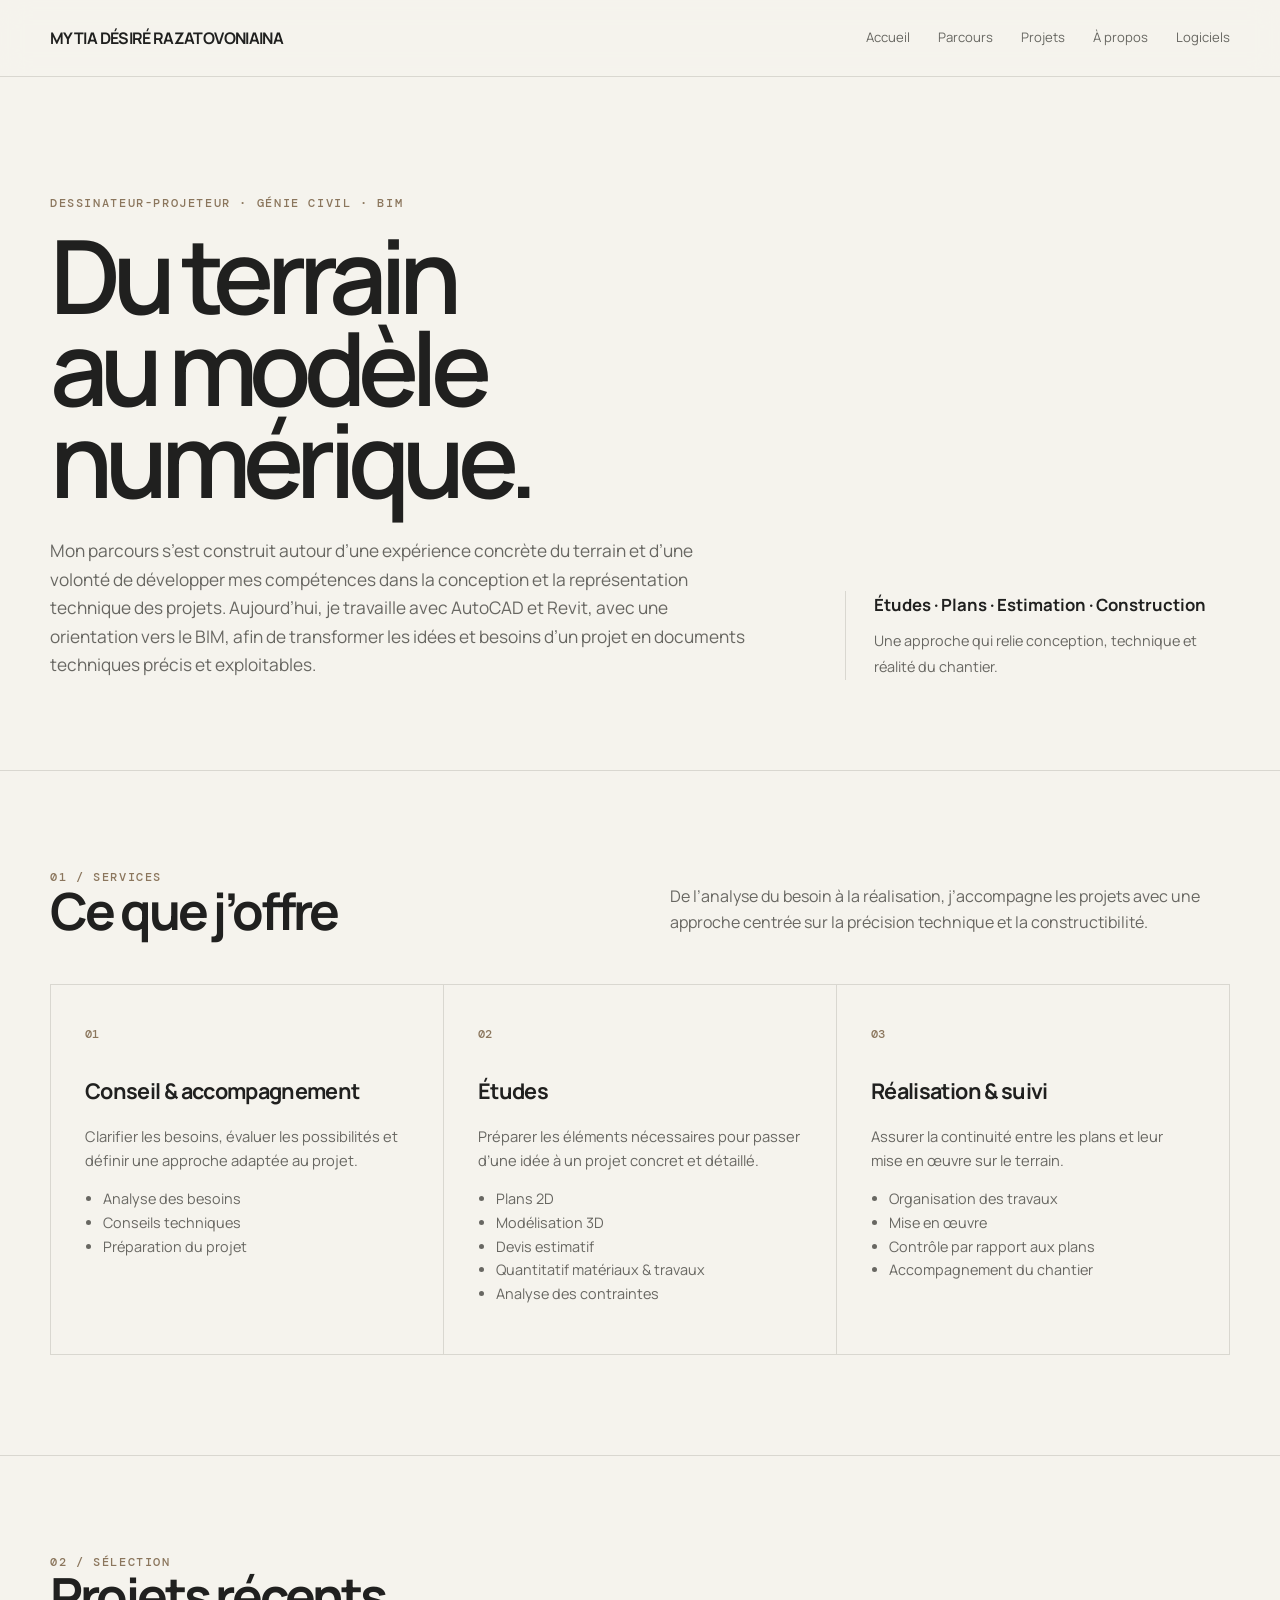
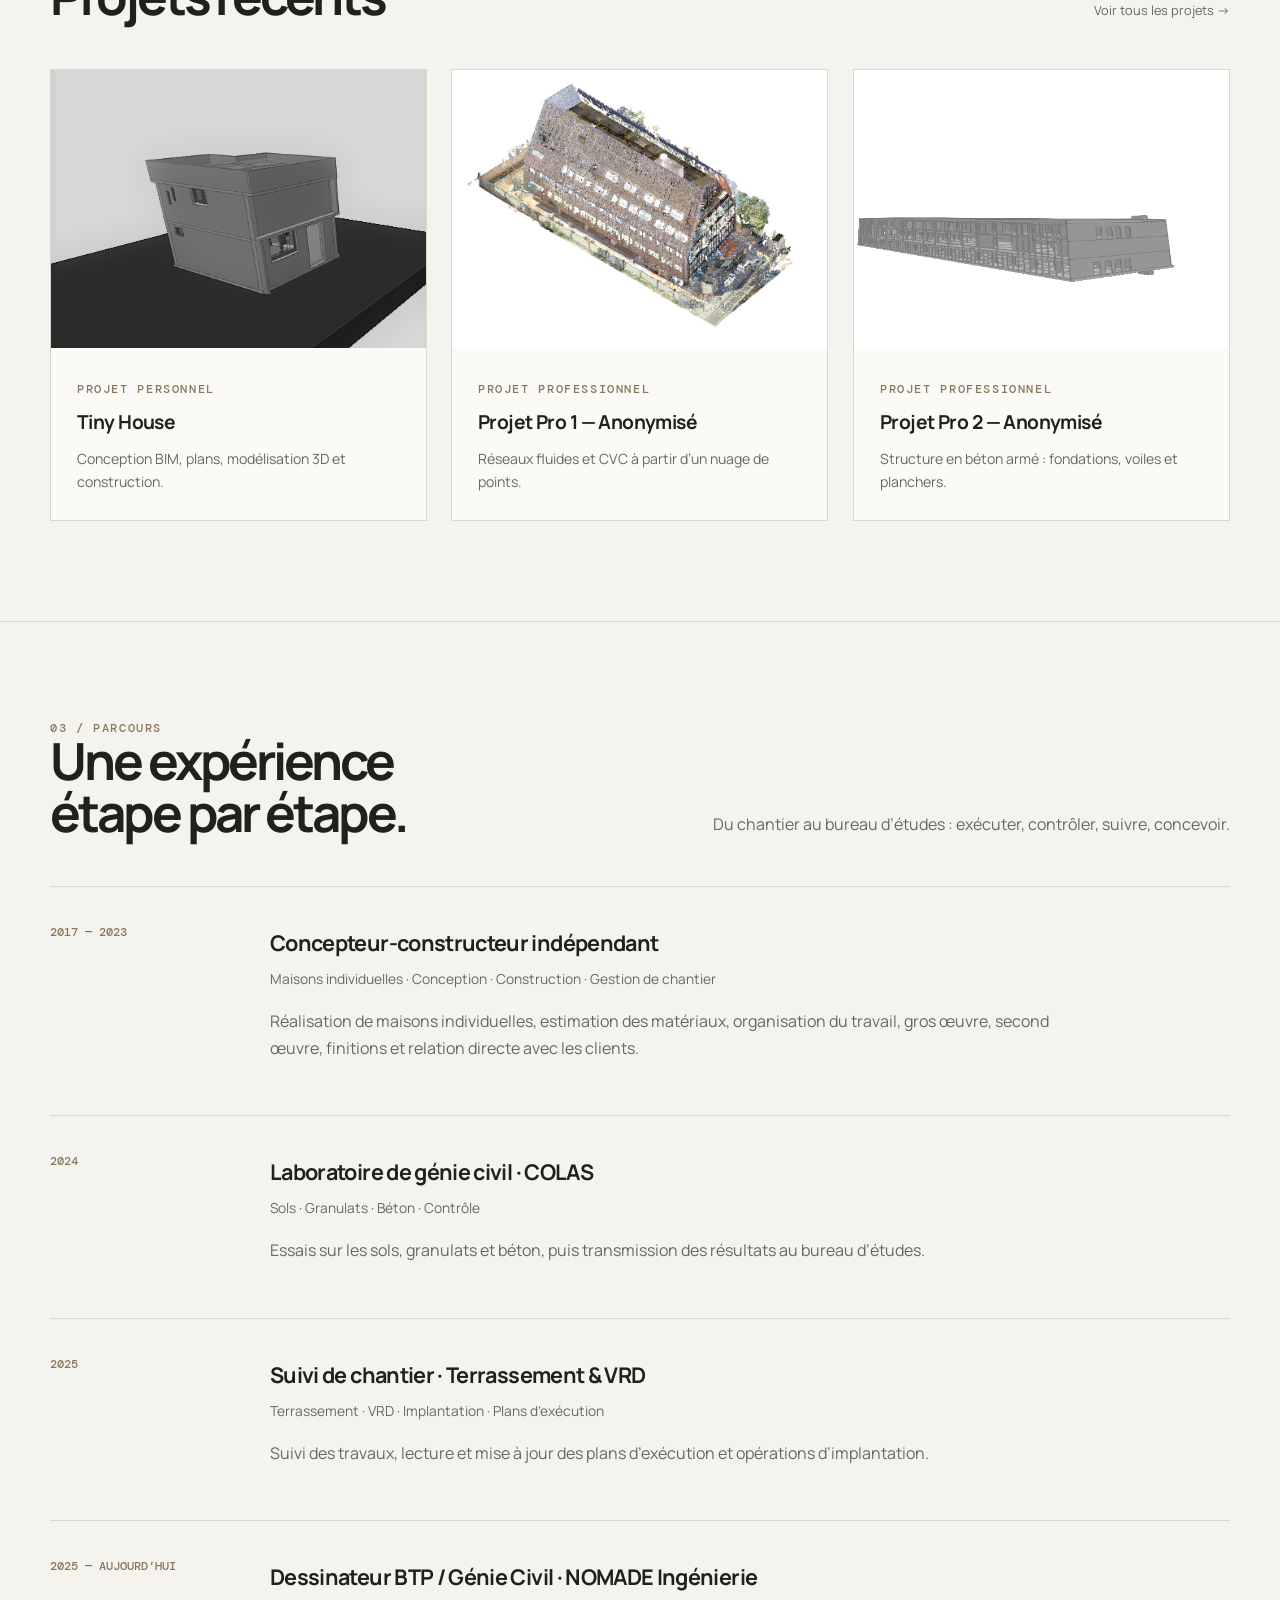
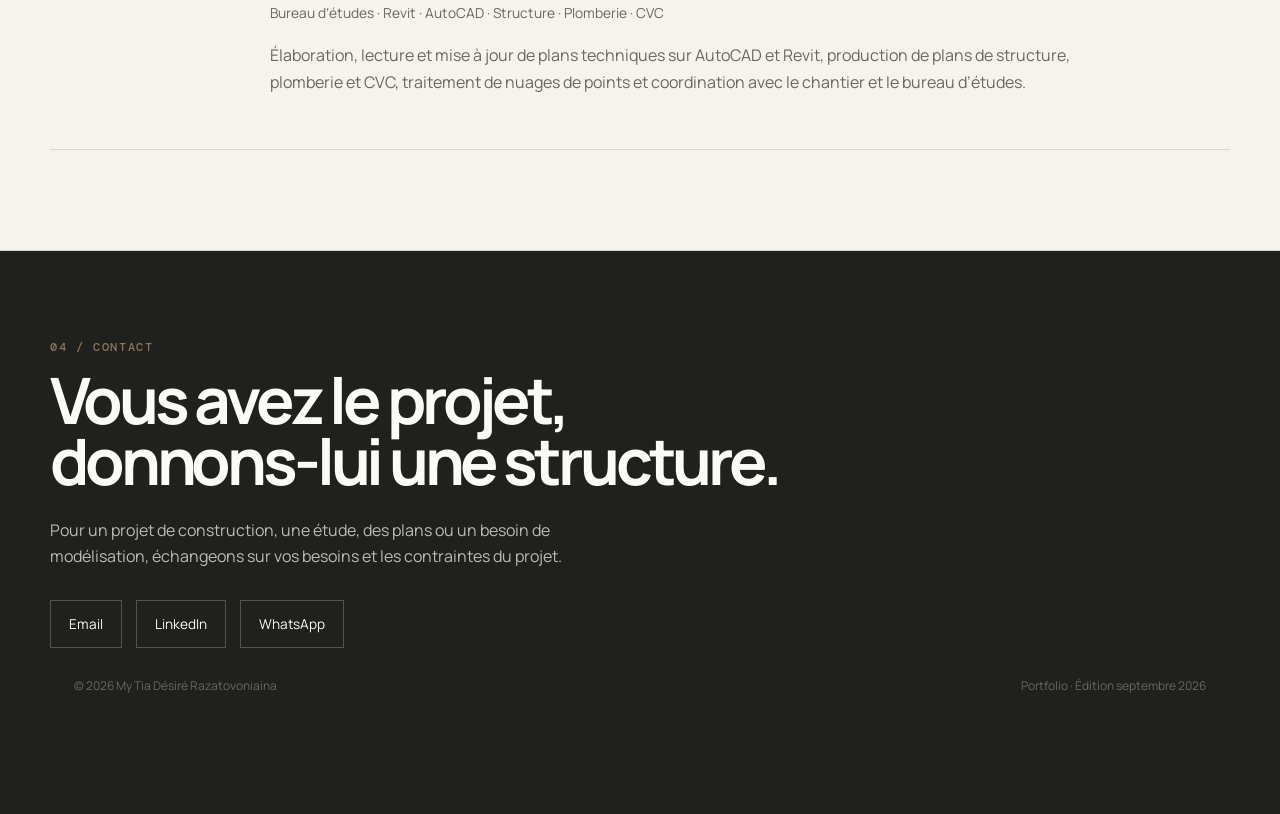
<file: index.html>
<!doctype html><html lang="fr"><head><!-- Google tag (gtag.js) -->
<script async src="https://www.googletagmanager.com/gtag/js?id=G-7GR5L0JEDW"></script>
<script>
  window.dataLayer = window.dataLayer || [];
  function gtag(){dataLayer.push(arguments);}
  gtag('js', new Date());

  gtag('config', 'G-7GR5L0JEDW');
</script><meta charset="utf-8">

<meta name="viewport" content="width=device-width,initial-scale=1">

<title>Dessinateur-Projeteur Génie Civil & BIM | My Tia Désiré Razatovoniaina</title>

<meta name="description" content="Portfolio de My Tia Désiré Razatovoniaina, dessinateur-projeteur en génie civil spécialisé en AutoCAD, Revit et BIM. Découvrez son parcours, ses projets et ses compétences techniques.">

<link rel="canonical" href="https://mytia-portfolio.netlify.app/">

<meta name="robots" content="index, follow">

<!-- Open Graph -->
<meta property="og:type" content="website">
<meta property="og:title" content="My Tia Désiré Razatovoniaina | Dessinateur-Projeteur Génie Civil & BIM">
<meta property="og:description" content="Portfolio professionnel : génie civil, dessin technique, Revit, AutoCAD, BIM, structure, CVC et projets de construction.">
<meta property="og:url" content="https://mytia-portfolio.netlify.app/">
<meta property="og:site_name" content="Portfolio My Tia Désiré Razatovoniaina">

<!-- LinkedIn / social sharing -->
<meta name="twitter:card" content="summary">
<meta name="twitter:title" content="My Tia Désiré Razatovoniaina | Dessinateur-Projeteur Génie Civil & BIM">
<meta name="twitter:description" content="Portfolio professionnel : génie civil, dessin technique, Revit, AutoCAD, BIM, structure, CVC et projets de construction.">

<!-- Structured data -->
<script type="application/ld+json">
{
  "@context": "https://schema.org",
  "@type": "Person",
  "name": "My Tia Désiré Razatovoniaina",
  "url": "https://mytia-portfolio.netlify.app/",
  "jobTitle": "Dessinateur-Projeteur en Génie Civil",
  "sameAs": [
    "https://www.linkedin.com/in/my-razatovoniaina-96339a3a8/"
  ],
  "knowsAbout": [
    "Génie civil",
    "BIM",
    "Revit",
    "AutoCAD",
    "Dessin technique",
    "Structure",
    "CVC",
    "Plomberie",
    "Plans d'exécution",
    "Suivi de chantier"
  ]
}
</script>

<link rel="stylesheet" href="style.css"></head><body>
<nav><div class="container nav-inner">
<a class="brand" href="index.html">MY TIA DÉSIRÉ RAZATOVONIAINA</a>
<div class="nav-links">
<a href="index.html">Accueil</a><a href="parcours.html">Parcours</a><a href="projets.html">Projets</a><a href="apropos.html">À propos</a><a href="logiciels.html">Logiciels</a>
</div></div></nav>
<header class="hero"><div class="container hero-grid">
<div><div class="kicker">Dessinateur-Projeteur · Génie Civil · BIM</div>
<h1>Du terrain<br>au modèle<br>numérique.</h1>
<p>Mon parcours s’est construit autour d’une expérience concrète du terrain et d’une volonté de développer mes compétences dans la conception et la représentation technique des projets. Aujourd’hui, je travaille avec AutoCAD et Revit, avec une orientation vers le BIM, afin de transformer les idées et besoins d’un projet en documents techniques précis et exploitables.</p></div>
<div class="hero-side"><strong>Études · Plans · Estimation · Construction</strong><span>Une approche qui relie conception, technique et réalité du chantier.</span></div>
</div></header>

<section class="section"><div class="container">
<div class="section-head"><div><div class="kicker">01 / Services</div><h2>Ce que j’offre</h2></div><p class="section-intro">De l’analyse du besoin à la réalisation, j’accompagne les projets avec une approche centrée sur la précision technique et la constructibilité.</p></div>
<div class="services">
<div class="service"><span class="number">01</span><h3>Conseil & accompagnement</h3><p>Clarifier les besoins, évaluer les possibilités et définir une approche adaptée au projet.</p><ul><li>Analyse des besoins</li><li>Conseils techniques</li><li>Préparation du projet</li></ul></div>
<div class="service"><span class="number">02</span><h3>Études</h3><p>Préparer les éléments nécessaires pour passer d’une idée à un projet concret et détaillé.</p><ul><li>Plans 2D</li><li>Modélisation 3D</li><li>Devis estimatif</li><li>Quantitatif matériaux & travaux</li><li>Analyse des contraintes</li></ul></div>
<div class="service"><span class="number">03</span><h3>Réalisation & suivi</h3><p>Assurer la continuité entre les plans et leur mise en œuvre sur le terrain.</p><ul><li>Organisation des travaux</li><li>Mise en œuvre</li><li>Contrôle par rapport aux plans</li><li>Accompagnement du chantier</li></ul></div>
</div></div></section>

<section class="section"><div class="container">
<div class="section-head"><div><div class="kicker">02 / Sélection</div><h2>Projets récents</h2></div><a class="back" href="projets.html">Voir tous les projets →</a></div>
<div class="projects">
<a class="project-card" href="tiny-house.html"><div class="project-image"><img src="assets/Screenshot_2026-09-23_083525_.png" alt="Modèle 3D de Tiny House"></div><div class="project-body"><span class="kicker">Projet personnel</span><h3>Tiny House</h3><p>Conception BIM, plans, modélisation 3D et construction.</p></div></a>
<a class="project-card" href="pro1.html"><div class="project-image"><img src="assets/WhatsApp_Image_2026-09-22_at_6.00.35_PM.jpeg" alt="Nuage de points d'un projet"></div><div class="project-body"><span class="kicker">Projet professionnel</span><h3>Projet Pro 1 — Anonymisé</h3><p>Réseaux fluides et CVC à partir d’un nuage de points.</p></div></a>
<a class="project-card" href="pro2.html"><div class="project-image"><img src="assets/Screenshot_2026-09-23_093949.png" alt="Modèle technique"></div><div class="project-body"><span class="kicker">Projet professionnel</span><h3>Projet Pro 2 — Anonymisé</h3><p>Structure en béton armé : fondations, voiles et planchers.</p></div></a>
</div></div></section>

<section class="section"><div class="container">
<div class="section-head"><div><div class="kicker">03 / Parcours</div><h2>Une expérience<br>étape par étape.</h2></div><p class="section-intro">Du chantier au bureau d’études : exécuter, contrôler, suivre, concevoir.</p></div>
<div class="timeline">
<div class="timeline-item"><span class="year">2017 — 2023</span><div><h3>Concepteur-constructeur indépendant</h3><div class="meta">Maisons individuelles · Conception · Construction · Gestion de chantier</div><p>Réalisation de maisons individuelles, estimation des matériaux, organisation du travail, gros œuvre, second œuvre, finitions et relation directe avec les clients.</p></div></div>
<div class="timeline-item"><span class="year">2024</span><div><h3>Laboratoire de génie civil · COLAS</h3><div class="meta">Sols · Granulats · Béton · Contrôle</div><p>Essais sur les sols, granulats et béton, puis transmission des résultats au bureau d’études.</p></div></div>
<div class="timeline-item"><span class="year">2025</span><div><h3>Suivi de chantier · Terrassement & VRD</h3><div class="meta">Terrassement · VRD · Implantation · Plans d’exécution</div><p>Suivi des travaux, lecture et mise à jour des plans d’exécution et opérations d’implantation.</p></div></div>
<div class="timeline-item"><span class="year">2025 — aujourd’hui</span><div><h3>Dessinateur BTP / Génie Civil · NOMADE Ingénierie</h3><div class="meta">Bureau d’études · Revit · AutoCAD · Structure · Plomberie · CVC</div><p>Élaboration, lecture et mise à jour de plans techniques sur AutoCAD et Revit, production de plans de structure, plomberie et CVC, traitement de nuages de points et coordination avec le chantier et le bureau d’études.</p></div></div>
</div></div></section>

<section class="cta"><div class="container"><div class="kicker">04 / Contact</div><h2>Vous avez le projet,<br>donnons-lui une structure.</h2><p>Pour un projet de construction, une étude, des plans ou un besoin de modélisation, échangeons sur vos besoins et les contraintes du projet.</p>
<div class="contact-links">
  <a href="mailto:mytiarazatovoniaina27@gmail.com">Email</a>
  <a href="https://www.linkedin.com/in/my-razatovoniaina-96339a3a8/" target="_blank" rel="noopener noreferrer">LinkedIn</a>
  <a href="https://wa.me/261329286800"
   onclick="gtag('event', 'contact_whatsapp', {
     'event_category': 'contact',
     'event_label': 'WhatsApp'
   });">
   WhatsApp
</a>
</div>
<footer class="container"><span>© 2026 My Tia Désiré Razatovoniaina</span><span>Portfolio · Édition septembre 2026</span></footer>  <script src="motion.js"></script>
</body></html>
</file>
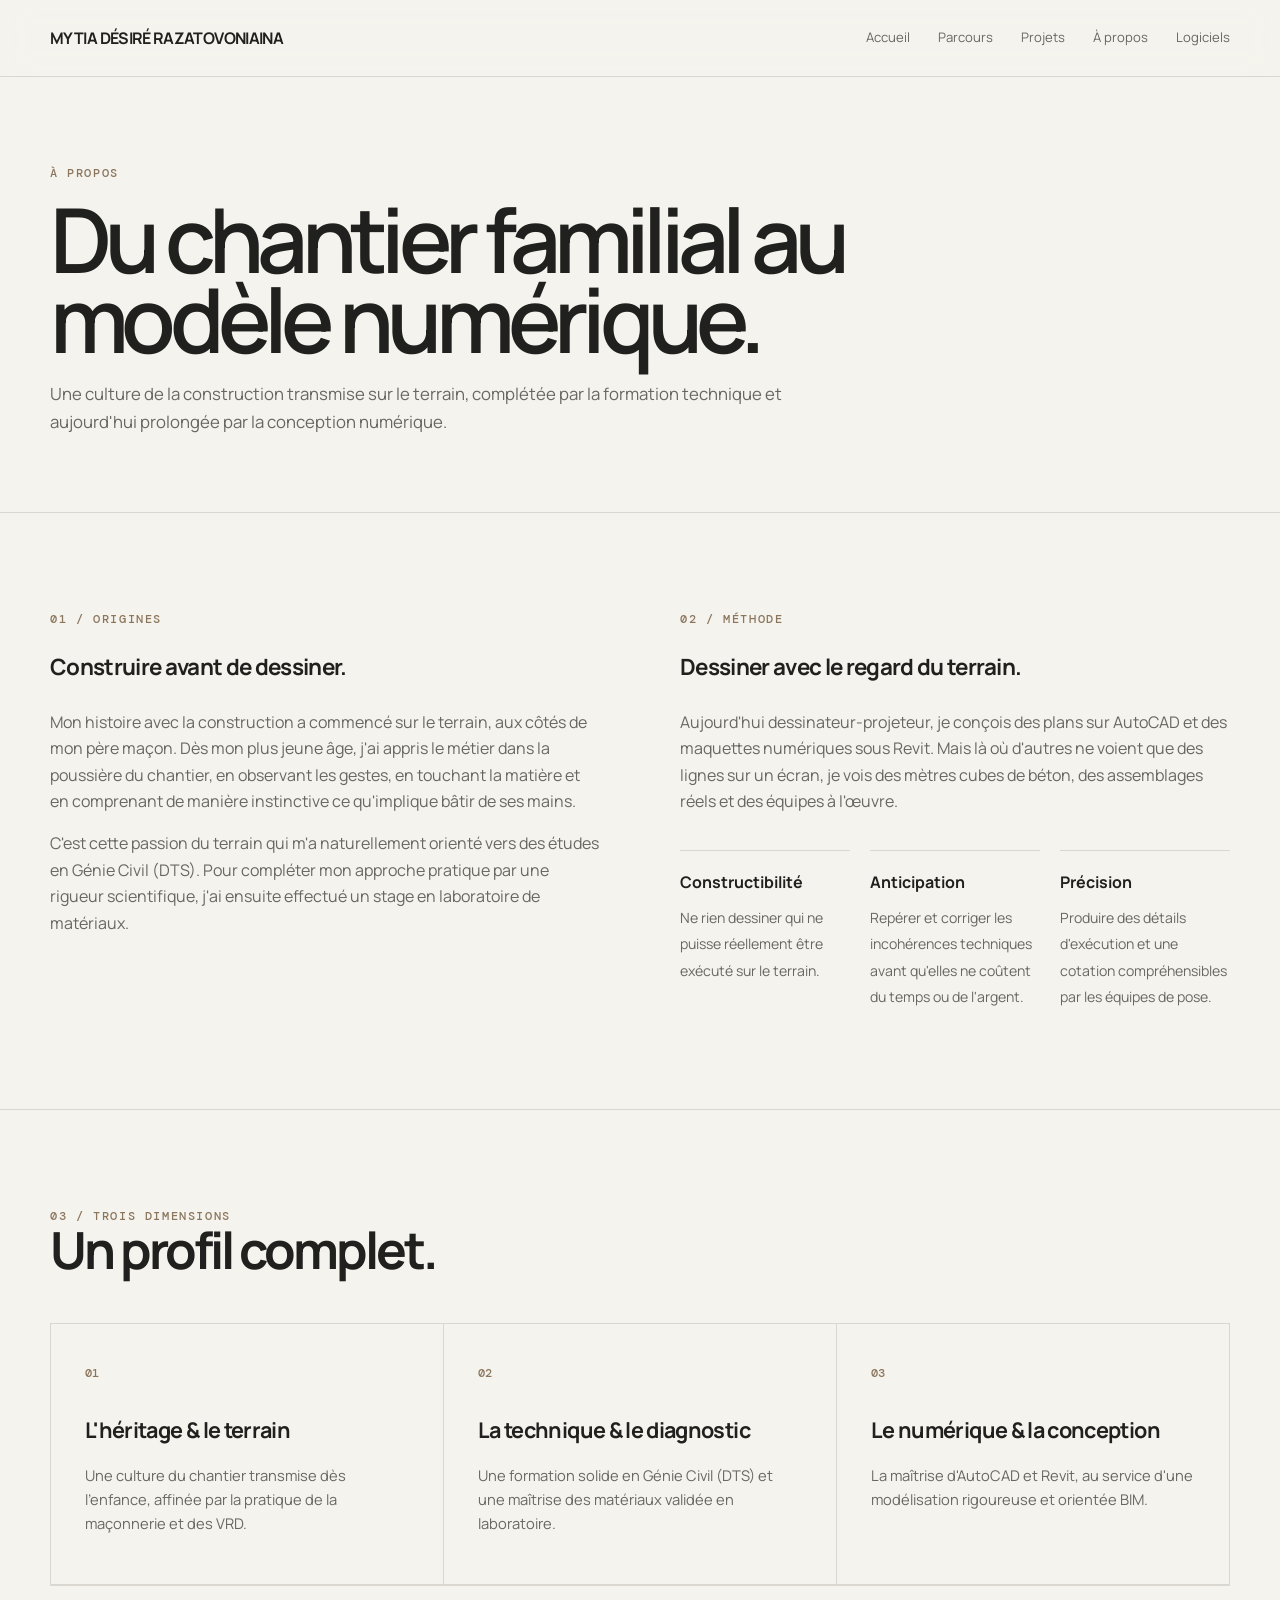
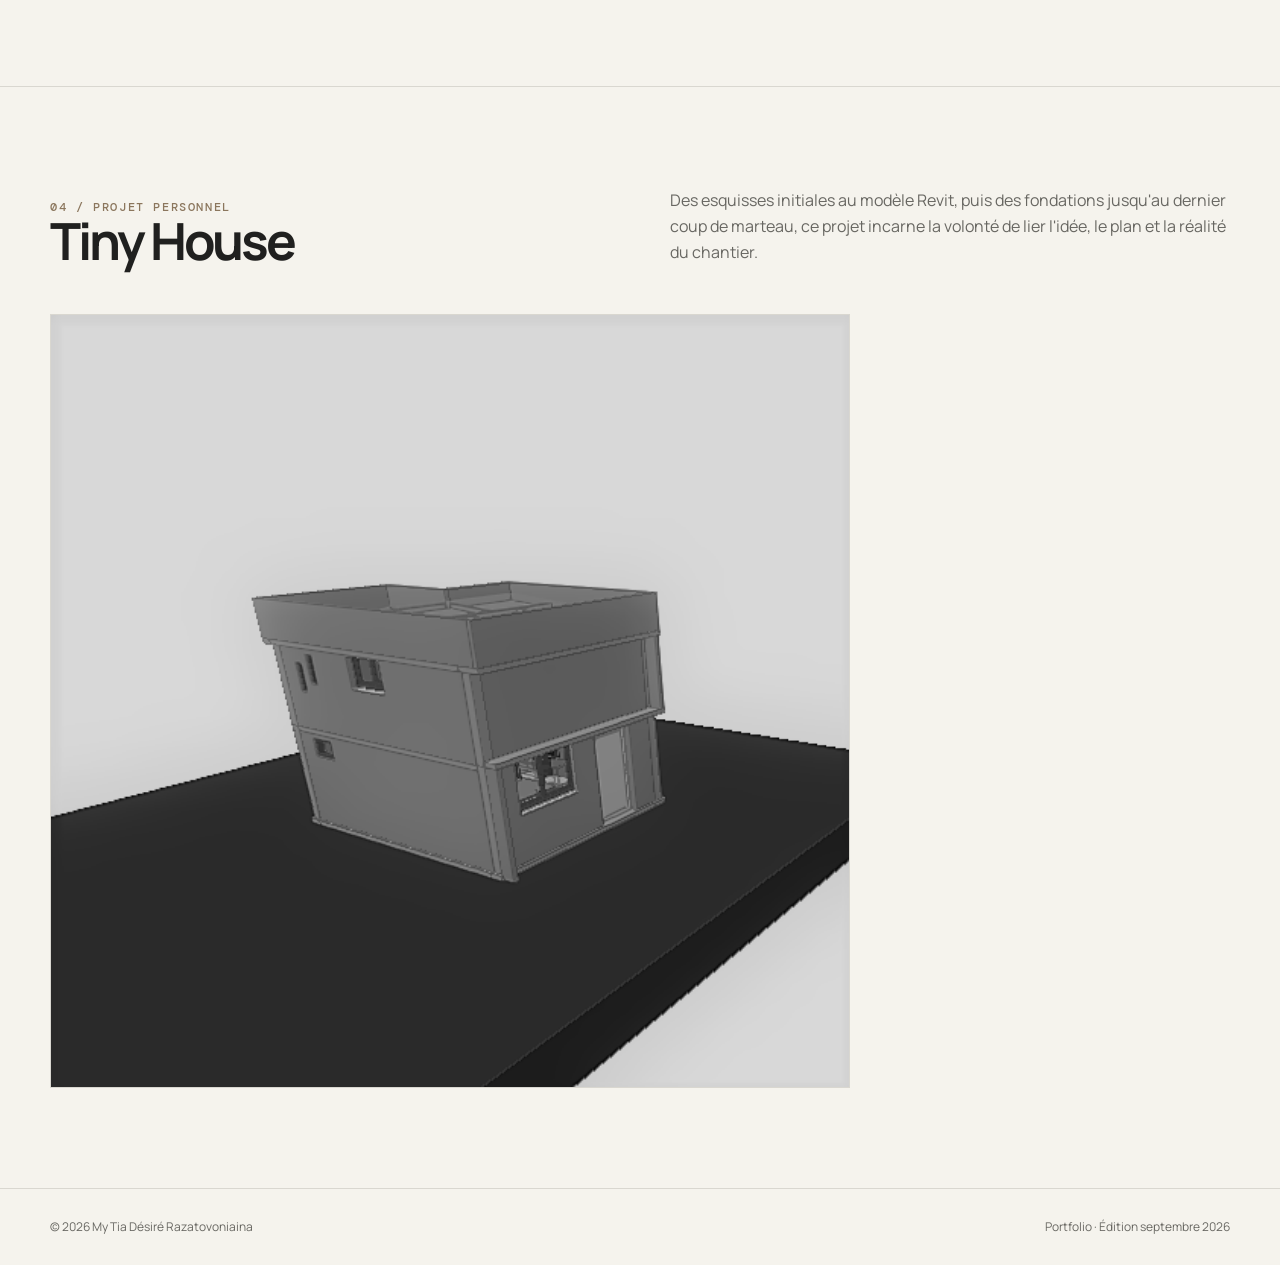
<file: apropos.html>
<!doctype html><html lang="fr"><head><!-- Google tag (gtag.js) -->
<script async src="https://www.googletagmanager.com/gtag/js?id=G-7GR5L0JEDW"></script>
<script>
  window.dataLayer = window.dataLayer || [];
  function gtag(){dataLayer.push(arguments);}
  gtag('js', new Date());

  gtag('config', 'G-7GR5L0JEDW');
</script><meta charset="utf-8"><meta name="viewport" content="width=device-width,initial-scale=1"><meta name="description" content="Portfolio de My Tia Désiré Razatovoniaina — Dessinateur-Projeteur en Génie Civil, AutoCAD, Revit et BIM."><title>À propos — My Tia Désiré Razatovoniaina</title><link rel="stylesheet" href="style.css"></head><body>
<nav><div class="container nav-inner">
<a class="brand" href="index.html">MY TIA DÉSIRÉ RAZATOVONIAINA</a>
<div class="nav-links">
<a href="index.html">Accueil</a><a href="parcours.html">Parcours</a><a href="projets.html">Projets</a><a href="apropos.html">À propos</a><a href="logiciels.html">Logiciels</a>
</div></div></nav>
<section class="detail-hero"><div class="container"><div class="kicker">À propos</div><h1>Du chantier familial au modèle numérique.</h1><p>Une culture de la construction transmise sur le terrain, complétée par la formation technique et aujourd'hui prolongée par la conception numérique.</p></div></section>
<section class="section"><div class="container about-grid">
<div><div class="kicker">01 / Origines</div><h3>Construire avant de dessiner.</h3><p>Mon histoire avec la construction a commencé sur le terrain, aux côtés de mon père maçon. Dès mon plus jeune âge, j'ai appris le métier dans la poussière du chantier, en observant les gestes, en touchant la matière et en comprenant de manière instinctive ce qu'implique bâtir de ses mains.</p><p>C'est cette passion du terrain qui m'a naturellement orienté vers des études en Génie Civil (DTS). Pour compléter mon approche pratique par une rigueur scientifique, j'ai ensuite effectué un stage en laboratoire de matériaux.</p></div>
<div><div class="kicker">02 / Méthode</div><h3>Dessiner avec le regard du terrain.</h3><p>Aujourd'hui dessinateur-projeteur, je conçois des plans sur AutoCAD et des maquettes numériques sous Revit. Mais là où d'autres ne voient que des lignes sur un écran, je vois des mètres cubes de béton, des assemblages réels et des équipes à l'œuvre.</p><div class="principles"><div class="principle"><strong>Constructibilité</strong><span>Ne rien dessiner qui ne puisse réellement être exécuté sur le terrain.</span></div><div class="principle"><strong>Anticipation</strong><span>Repérer et corriger les incohérences techniques avant qu'elles ne coûtent du temps ou de l'argent.</span></div><div class="principle"><strong>Précision</strong><span>Produire des détails d'exécution et une cotation compréhensibles par les équipes de pose.</span></div></div></div>
</div></section>
<section class="section"><div class="container"><div class="section-head"><div><div class="kicker">03 / Trois dimensions</div><h2>Un profil complet.</h2></div></div><div class="services">
<div class="service"><span class="number">01</span><h3>L'héritage & le terrain</h3><p>Une culture du chantier transmise dès l'enfance, affinée par la pratique de la maçonnerie et des VRD.</p></div>
<div class="service"><span class="number">02</span><h3>La technique & le diagnostic</h3><p>Une formation solide en Génie Civil (DTS) et une maîtrise des matériaux validée en laboratoire.</p></div>
<div class="service"><span class="number">03</span><h3>Le numérique & la conception</h3><p>La maîtrise d'AutoCAD et Revit, au service d'une modélisation rigoureuse et orientée BIM.</p></div>
</div></div></section>
<section class="section"><div class="container"><div class="section-head"><div><div class="kicker">04 / Projet personnel</div><h2>Tiny House</h2></div><p class="section-intro">Des esquisses initiales au modèle Revit, puis des fondations jusqu'au dernier coup de marteau, ce projet incarne la volonté de lier l'idée, le plan et la réalité du chantier.</p></div><img src="assets/Screenshot_2026-09-23_083525_.png" alt="Tiny House en 3D" style="width:min(800px,100%);border:1px solid var(--line)"></div></section>
<footer class="container"><span>© 2026 My Tia Désiré Razatovoniaina</span><span>Portfolio · Édition septembre 2026</span></footer>  <script src="motion.js"></script>
</body></html>
</file>
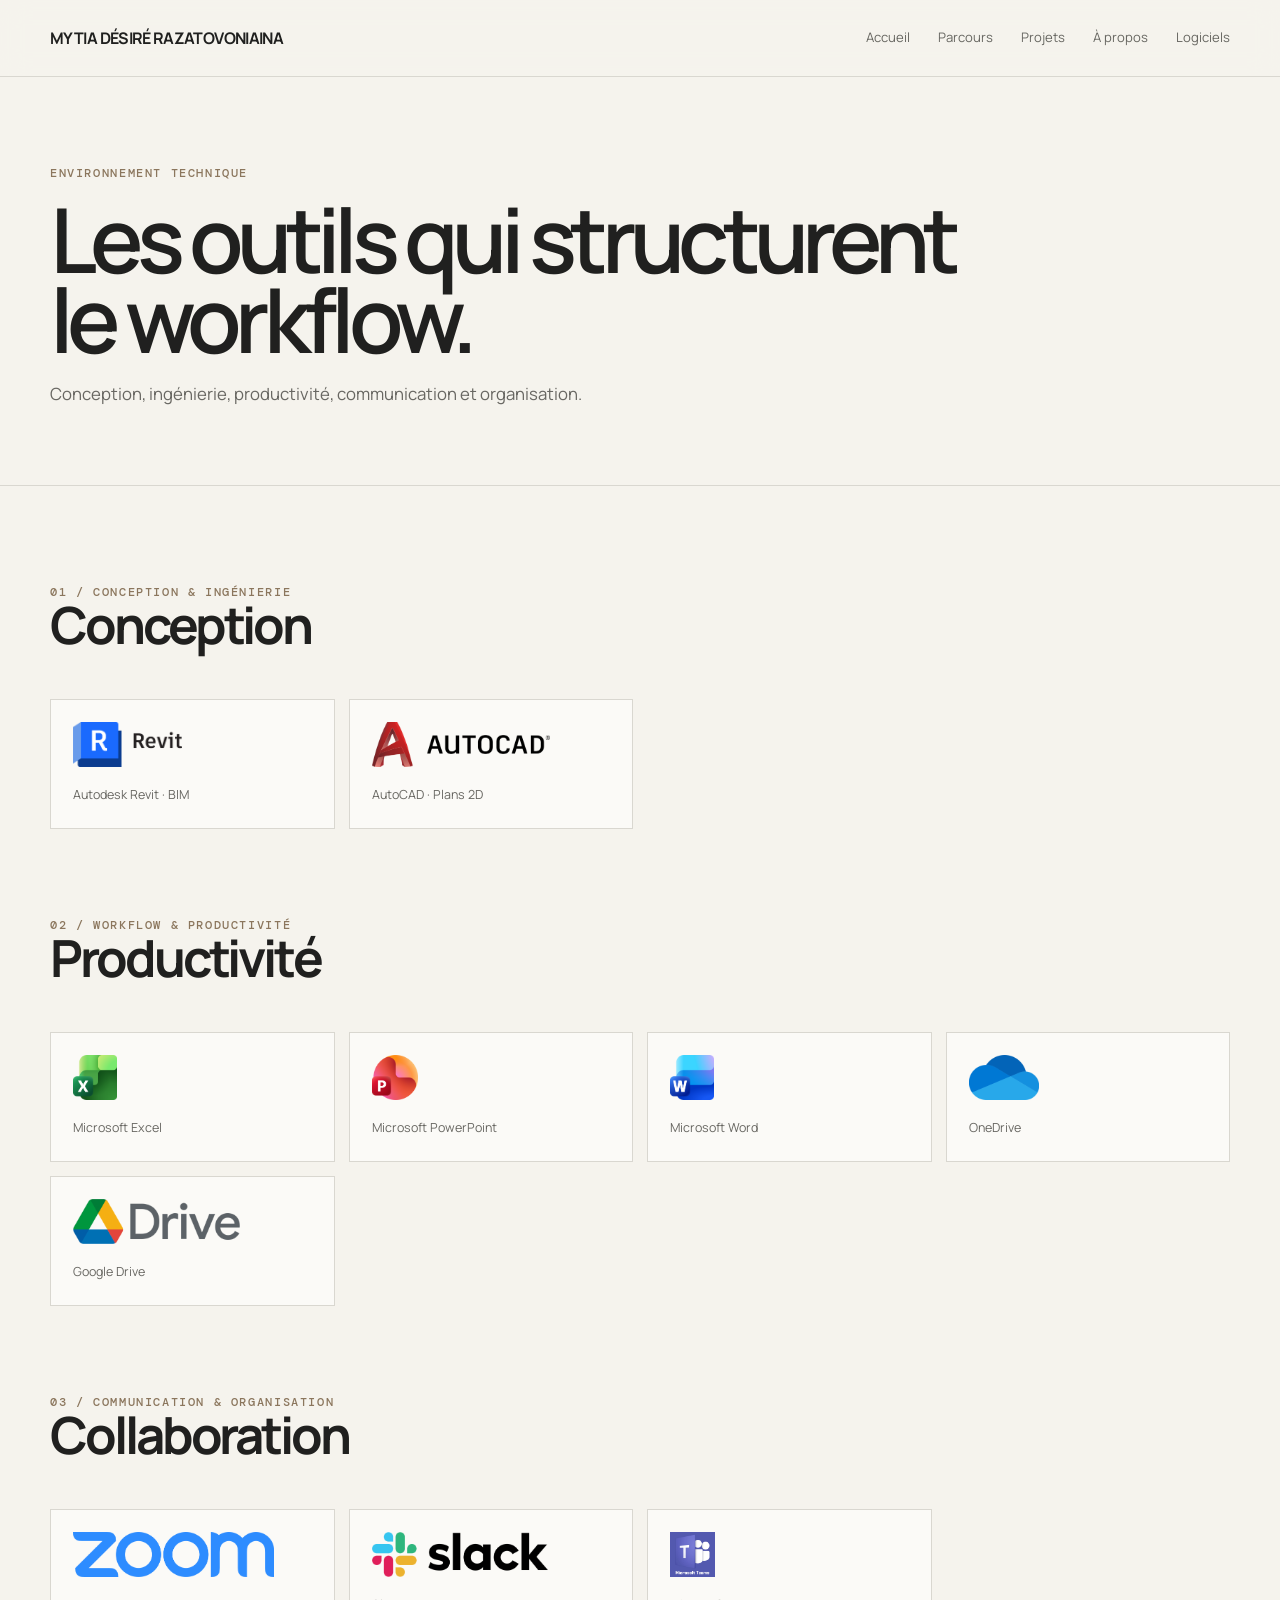
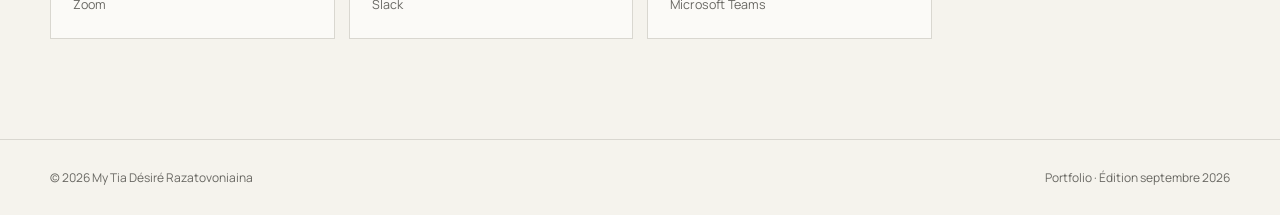
<file: logiciels.html>
<!doctype html><html lang="fr"><head><!-- Google tag (gtag.js) -->
<script async src="https://www.googletagmanager.com/gtag/js?id=G-7GR5L0JEDW"></script>
<script>
  window.dataLayer = window.dataLayer || [];
  function gtag(){dataLayer.push(arguments);}
  gtag('js', new Date());

  gtag('config', 'G-7GR5L0JEDW');
</script><meta charset="utf-8"><meta name="viewport" content="width=device-width,initial-scale=1"><meta name="description" content="Portfolio de My Tia Désiré Razatovoniaina — Dessinateur-Projeteur en Génie Civil, AutoCAD, Revit et BIM."><title>Logiciels — My Tia Désiré Razatovoniaina</title><link rel="stylesheet" href="style.css"></head><body>
<nav><div class="container nav-inner">
<a class="brand" href="index.html">MY TIA DÉSIRÉ RAZATOVONIAINA</a>
<div class="nav-links">
<a href="index.html">Accueil</a><a href="parcours.html">Parcours</a><a href="projets.html">Projets</a><a href="apropos.html">À propos</a><a href="logiciels.html">Logiciels</a>
</div></div></nav>
<section class="detail-hero"><div class="container"><div class="kicker">Environnement technique</div><h1>Les outils qui structurent le workflow.</h1><p>Conception, ingénierie, productivité, communication et organisation.</p></div></section>
<section class="section"><div class="container">
<div class="section-head"><div><div class="kicker">01 / Conception & ingénierie</div><h2>Conception</h2></div></div>
<div class="software">
<div class="tool"><img src="assets/autodesk-revit-seeklogo.png" alt="Revit"><span>Autodesk Revit · BIM</span></div>
<div class="tool"><img src="assets/autocad-seeklogo.png" alt="AutoCAD"><span>AutoCAD · Plans 2D</span></div>
</div>
<div class="section-head" style="margin-top:90px"><div><div class="kicker">02 / Workflow & productivité</div><h2>Productivité</h2></div></div>
<div class="software">
<div class="tool"><img src="assets/Microsoft_Excel_Logo_-_Colored_-_1991x2048_-_zonalogo.com.png" alt="Excel"><span>Microsoft Excel</span></div>
<div class="tool"><img src="assets/Microsoft_PowerPoint_Logo_-_Colored_-_2116x2048_-_zonalogo.com.png" alt="PowerPoint"><span>Microsoft PowerPoint</span></div>
<div class="tool"><img src="assets/Microsoft_Word_Logo_-_Colored_-_1991x2048_-_zonalogo.com.png" alt="Word"><span>Microsoft Word</span></div>
<div class="tool"><img src="assets/microsoft-onedrive.png" alt="OneDrive"><span>OneDrive</span></div>
<div class="tool"><img src="assets/Google_Drive_Logo_-_Colored_-_476x128_-_zonalogo.com.png" alt="Google Drive"><span>Google Drive</span></div>
</div>
<div class="section-head" style="margin-top:90px"><div><div class="kicker">03 / Communication & organisation</div><h2>Collaboration</h2></div></div>
<div class="software">
<div class="tool"><img src="assets/Zoom_Logo_-_Colored_-_9170x2048_-_zonalogo.com.png" alt="Zoom"><span>Zoom</span></div>
<div class="tool"><img src="assets/Slack_Logo_-_Colored_-_8031x2048_-_zonalogo.com.png" alt="Slack"><span>Slack</span></div>
<div class="tool"><img src="assets/Microsoft_Teams_(3).png" alt="Microsoft Teams"><span>Microsoft Teams</span></div>
</div>
</div></section>
<footer class="container"><span>© 2026 My Tia Désiré Razatovoniaina</span><span>Portfolio · Édition septembre 2026</span></footer>  <script src="motion.js"></script>
</body></html>
</file>
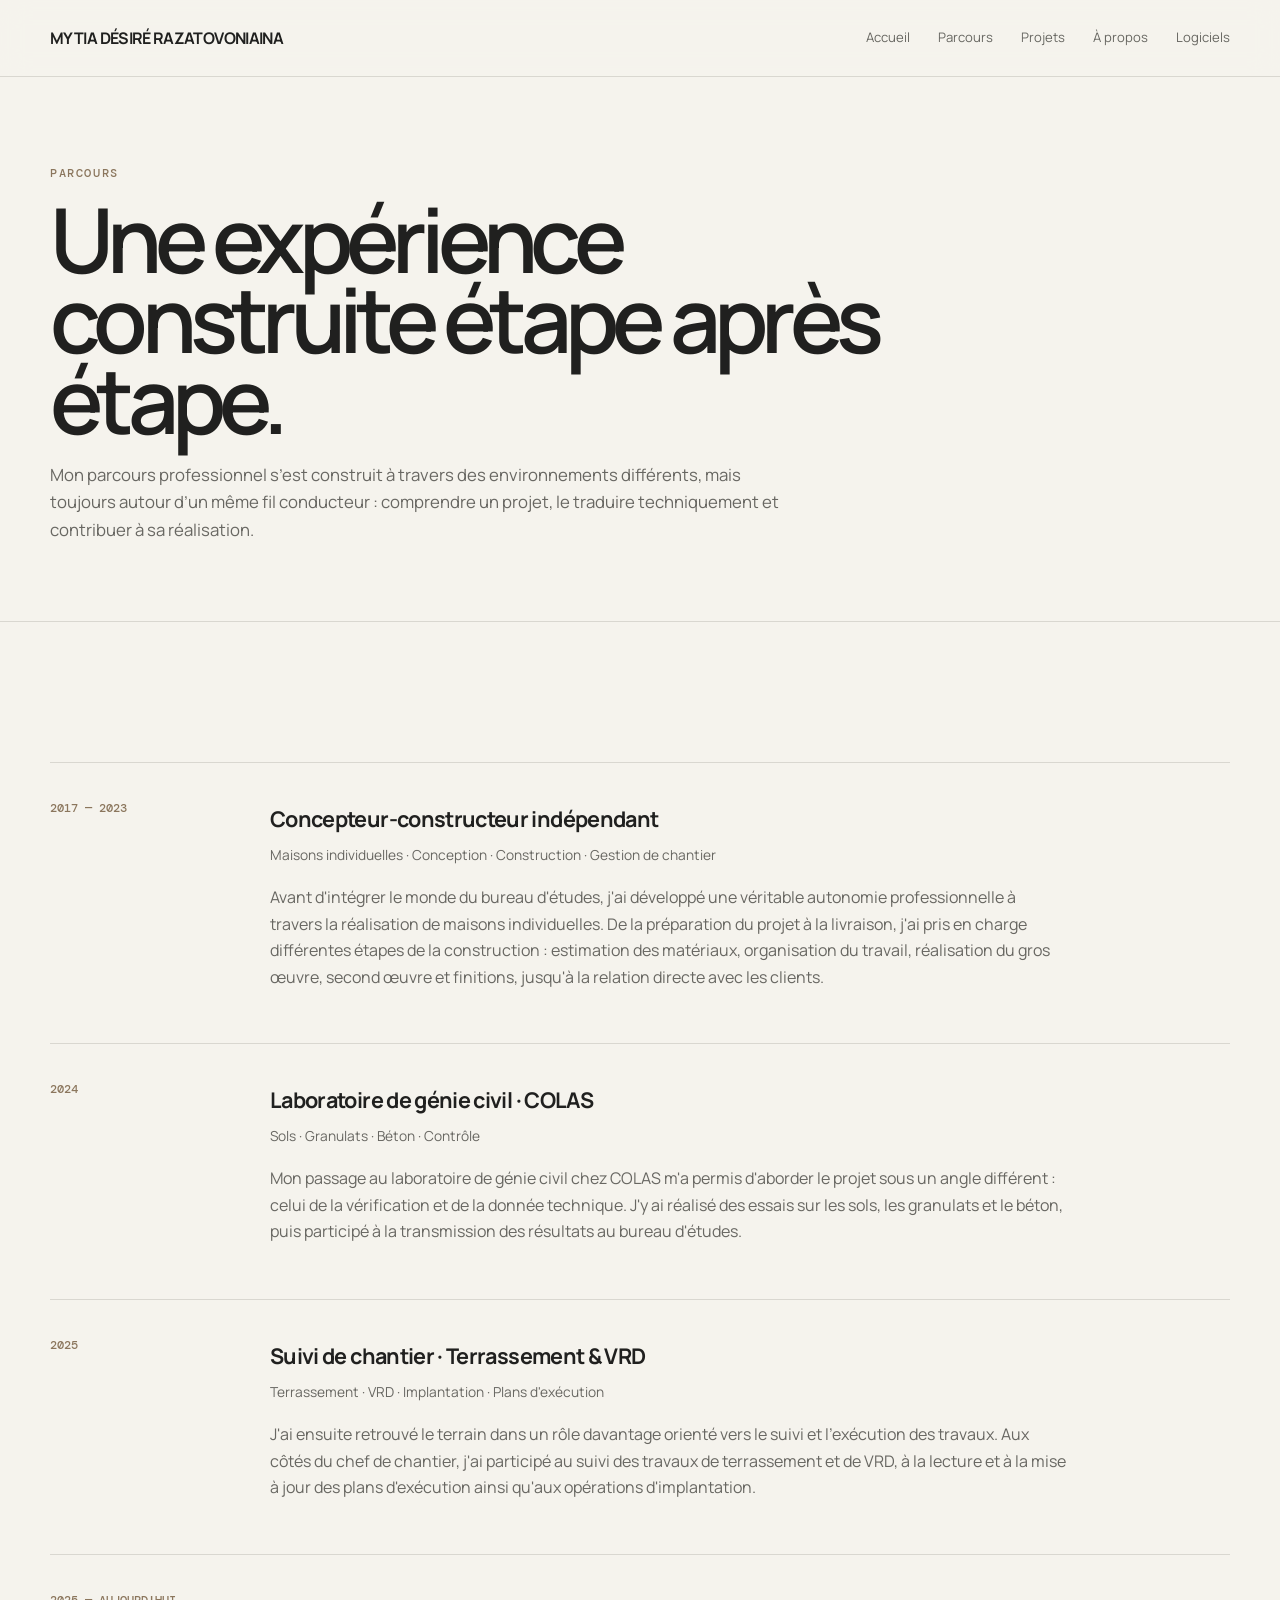
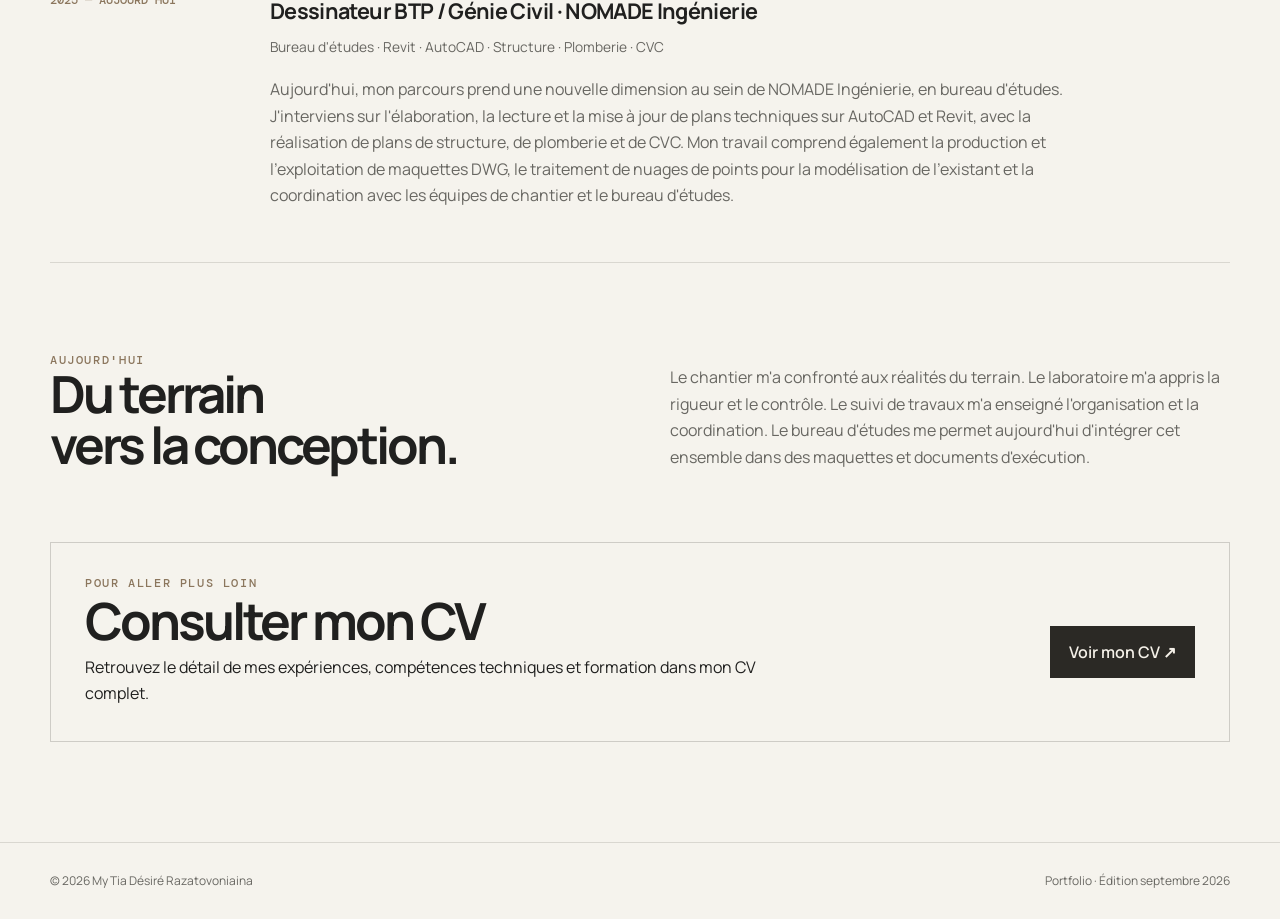
<file: parcours.html>
<!doctype html><html lang="fr"><head><!-- Google tag (gtag.js) -->
<script async src="https://www.googletagmanager.com/gtag/js?id=G-7GR5L0JEDW"></script>
<script>
  window.dataLayer = window.dataLayer || [];
  function gtag(){dataLayer.push(arguments);}
  gtag('js', new Date());

  gtag('config', 'G-7GR5L0JEDW');
</script><meta charset="utf-8"><meta name="viewport" content="width=device-width,initial-scale=1"><meta name="description" content="Portfolio de My Tia Désiré Razatovoniaina — Dessinateur-Projeteur en Génie Civil, AutoCAD, Revit et BIM."><title>Parcours — My Tia Désiré Razatovoniaina</title><link rel="stylesheet" href="style.css"></head><body>
<nav><div class="container nav-inner">
<a class="brand" href="index.html">MY TIA DÉSIRÉ RAZATOVONIAINA</a>
<div class="nav-links">
<a href="index.html">Accueil</a><a href="parcours.html">Parcours</a><a href="projets.html">Projets</a><a href="apropos.html">À propos</a><a href="logiciels.html">Logiciels</a>
</div></div></nav>
<section class="detail-hero"><div class="container"><div class="kicker">Parcours</div><h1>Une expérience construite étape après étape.</h1><p>Mon parcours professionnel s’est construit à travers des environnements différents, mais toujours autour d’un même fil conducteur : comprendre un projet, le traduire techniquement et contribuer à sa réalisation.</p></div></section>
<section class="section"><div class="container"><div class="timeline">
<div class="timeline-item"><span class="year">2017 — 2023</span><div><h3>Concepteur-constructeur indépendant</h3><div class="meta">Maisons individuelles · Conception · Construction · Gestion de chantier</div><p>Avant d'intégrer le monde du bureau d'études, j'ai développé une véritable autonomie professionnelle à travers la réalisation de maisons individuelles. De la préparation du projet à la livraison, j'ai pris en charge différentes étapes de la construction : estimation des matériaux, organisation du travail, réalisation du gros œuvre, second œuvre et finitions, jusqu'à la relation directe avec les clients.</p></div></div>
<div class="timeline-item"><span class="year">2024</span><div><h3>Laboratoire de génie civil · COLAS</h3><div class="meta">Sols · Granulats · Béton · Contrôle</div><p>Mon passage au laboratoire de génie civil chez COLAS m'a permis d'aborder le projet sous un angle différent : celui de la vérification et de la donnée technique. J'y ai réalisé des essais sur les sols, les granulats et le béton, puis participé à la transmission des résultats au bureau d'études.</p></div></div>
<div class="timeline-item"><span class="year">2025</span><div><h3>Suivi de chantier · Terrassement & VRD</h3><div class="meta">Terrassement · VRD · Implantation · Plans d'exécution</div><p>J'ai ensuite retrouvé le terrain dans un rôle davantage orienté vers le suivi et l'exécution des travaux. Aux côtés du chef de chantier, j'ai participé au suivi des travaux de terrassement et de VRD, à la lecture et à la mise à jour des plans d'exécution ainsi qu'aux opérations d'implantation.</p></div></div>
<div class="timeline-item"><span class="year">2025 — aujourd'hui</span><div><h3>Dessinateur BTP / Génie Civil · NOMADE Ingénierie</h3><div class="meta">Bureau d'études · Revit · AutoCAD · Structure · Plomberie · CVC</div><p>Aujourd'hui, mon parcours prend une nouvelle dimension au sein de NOMADE Ingénierie, en bureau d'études. J'interviens sur l'élaboration, la lecture et la mise à jour de plans techniques sur AutoCAD et Revit, avec la réalisation de plans de structure, de plomberie et de CVC. Mon travail comprend également la production et l'exploitation de maquettes DWG, le traitement de nuages de points pour la modélisation de l'existant et la coordination avec les équipes de chantier et le bureau d'études.</p></div></div>
</div>
<div class="section-head" style="margin-top:90px"><div><div class="kicker">Aujourd'hui</div><h2>Du terrain<br>vers la conception.</h2></div><p class="section-intro">Le chantier m'a confronté aux réalités du terrain. Le laboratoire m'a appris la rigueur et le contrôle. Le suivi de travaux m'a enseigné l'organisation et la coordination. Le bureau d'études me permet aujourd'hui d'intégrer cet ensemble dans des maquettes et documents d'exécution.</p></div>
<div class="cv-callout">
  <div><div class="kicker">Pour aller plus loin</div><h2>Consulter mon CV</h2>
  <p>Retrouvez le détail de mes expériences, compétences techniques et formation dans mon CV complet.</p></div>
  <div class="resource-actions">
  <a class="resource-btn primary"
     href="assets/documents/CV_RAZATOVONIAINA_MyTia_Sept2026 (1).pdf"
     target="_blank"
     rel="noopener"
     onclick="gtag('event', 'view_cv', {
       'event_category': 'document',
       'event_label': 'CV My Tia'
     });">
    Voir mon CV ↗
  </a>
</div>
</div>

</div></section>
<footer class="container"><span>© 2026 My Tia Désiré Razatovoniaina</span><span>Portfolio · Édition septembre 2026</span></footer>  <script src="motion.js"></script>
</body></html>
</file>
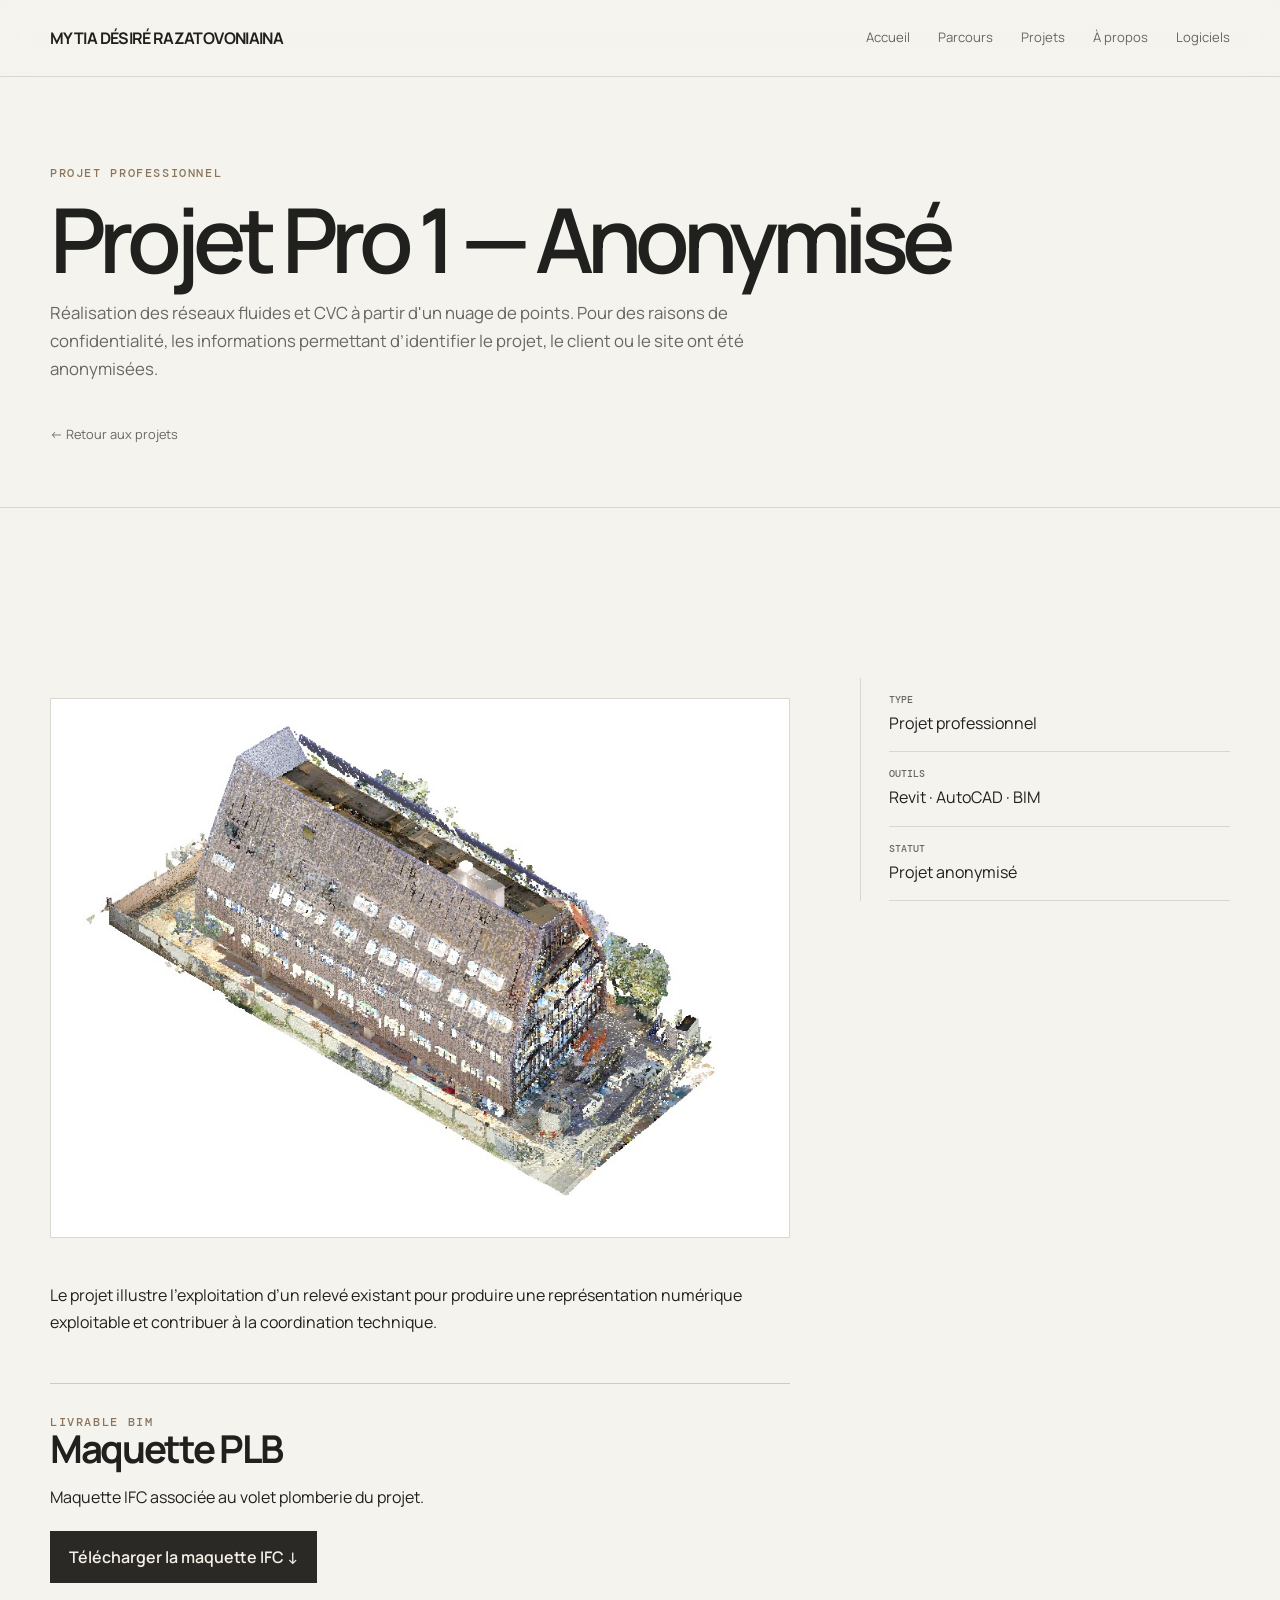
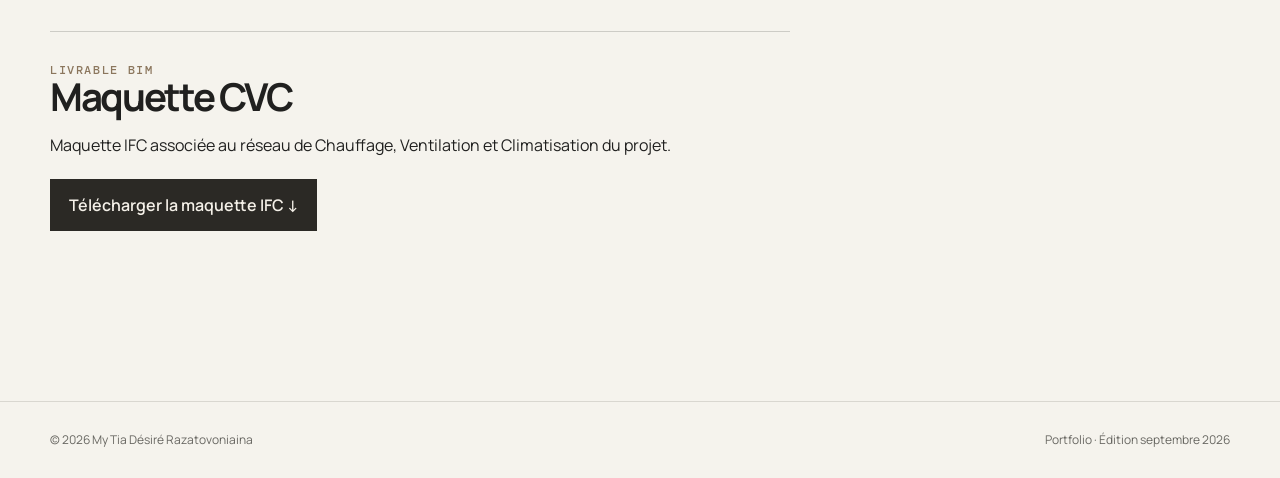
<file: pro1.html>
<!doctype html><html lang="fr"><head><!-- Google tag (gtag.js) -->
<script async src="https://www.googletagmanager.com/gtag/js?id=G-7GR5L0JEDW"></script>
<script>
  window.dataLayer = window.dataLayer || [];
  function gtag(){dataLayer.push(arguments);}
  gtag('js', new Date());

  gtag('config', 'G-7GR5L0JEDW');
</script><meta charset="utf-8"><meta name="viewport" content="width=device-width,initial-scale=1"><meta name="description" content="Portfolio de My Tia Désiré Razatovoniaina — Dessinateur-Projeteur en Génie Civil, AutoCAD, Revit et BIM."><title>Projet Pro 1 — Anonymisé — My Tia Désiré Razatovoniaina</title><link rel="stylesheet" href="style.css"></head><body>
<nav><div class="container nav-inner">
<a class="brand" href="index.html">MY TIA DÉSIRÉ RAZATOVONIAINA</a>
<div class="nav-links">
<a href="index.html">Accueil</a><a href="parcours.html">Parcours</a><a href="projets.html">Projets</a><a href="apropos.html">À propos</a><a href="logiciels.html">Logiciels</a>
</div></div></nav>
<section class="detail-hero"><div class="container"><div class="kicker">Projet professionnel</div><h1>Projet Pro 1 — Anonymisé</h1><p>Réalisation des réseaux fluides et CVC à partir d'un nuage de points. Pour des raisons de confidentialité, les informations permettant d’identifier le projet, le client ou le site ont été anonymisées.</p><a class="back" href="projets.html">← Retour aux projets</a></div></section>
<section class="section"><div class="container detail-grid"><main class="detail-main"><img src="assets/WhatsApp_Image_2026-09-22_at_6.00.35_PM.jpeg" alt="Nuage de points du projet"><p>Le projet illustre l’exploitation d’un relevé existant pour produire une représentation numérique exploitable et contribuer à la coordination technique.</p>
<div class="resource-block">
  <div class="kicker">Livrable BIM</div><h2>Maquette PLB</h2>
  <p>Maquette IFC associée au volet plomberie du projet.</p>
<div class="resource-actions">
  <a class="resource-btn primary"
     href="https://drive.google.com/file/d/1ZvZf9Ul__-UmC-ld7_R7LS5wpvF1vWsq/view?usp=sharing"
     target="_blank"
     rel="noopener noreferrer"
     onclick="gtag('event', 'view_ifc_plb', {
       'event_category': 'bim_deliverable',
       'event_label': 'Maquette IFC PLB'
     });">
    Télécharger la maquette IFC ↓
  </a>
</div>
</div>
<div class="resource-block">
  <div class="kicker">Livrable BIM</div><h2>Maquette CVC</h2>
  <p>Maquette IFC associée au réseau de Chauffage, Ventilation et Climatisation du projet.</p>
<div class="resource-actions">
  <a class="resource-btn primary"
     href="https://drive.google.com/file/d/1OtVK0GESRnRFrQ2FnIodvvXJA6Vr26mL/view?usp=sharing"
     target="_blank"
     rel="noopener noreferrer"
     onclick="gtag('event', 'view_ifc_cvc', {
       'event_category': 'bim_deliverable',
       'event_label': 'Maquette IFC CVC'
     });">
    Télécharger la maquette IFC ↓
  </a>
</div></div>

</main>
<aside class="detail-side"><div><small>Type</small>Projet professionnel</div><div><small>Outils</small>Revit · AutoCAD · BIM</div><div><small>Statut</small>Projet anonymisé</div></aside></div></section>
<footer class="container"><span>© 2026 My Tia Désiré Razatovoniaina</span><span>Portfolio · Édition septembre 2026</span></footer>  <script src="motion.js"></script>
</body></html>
</file>
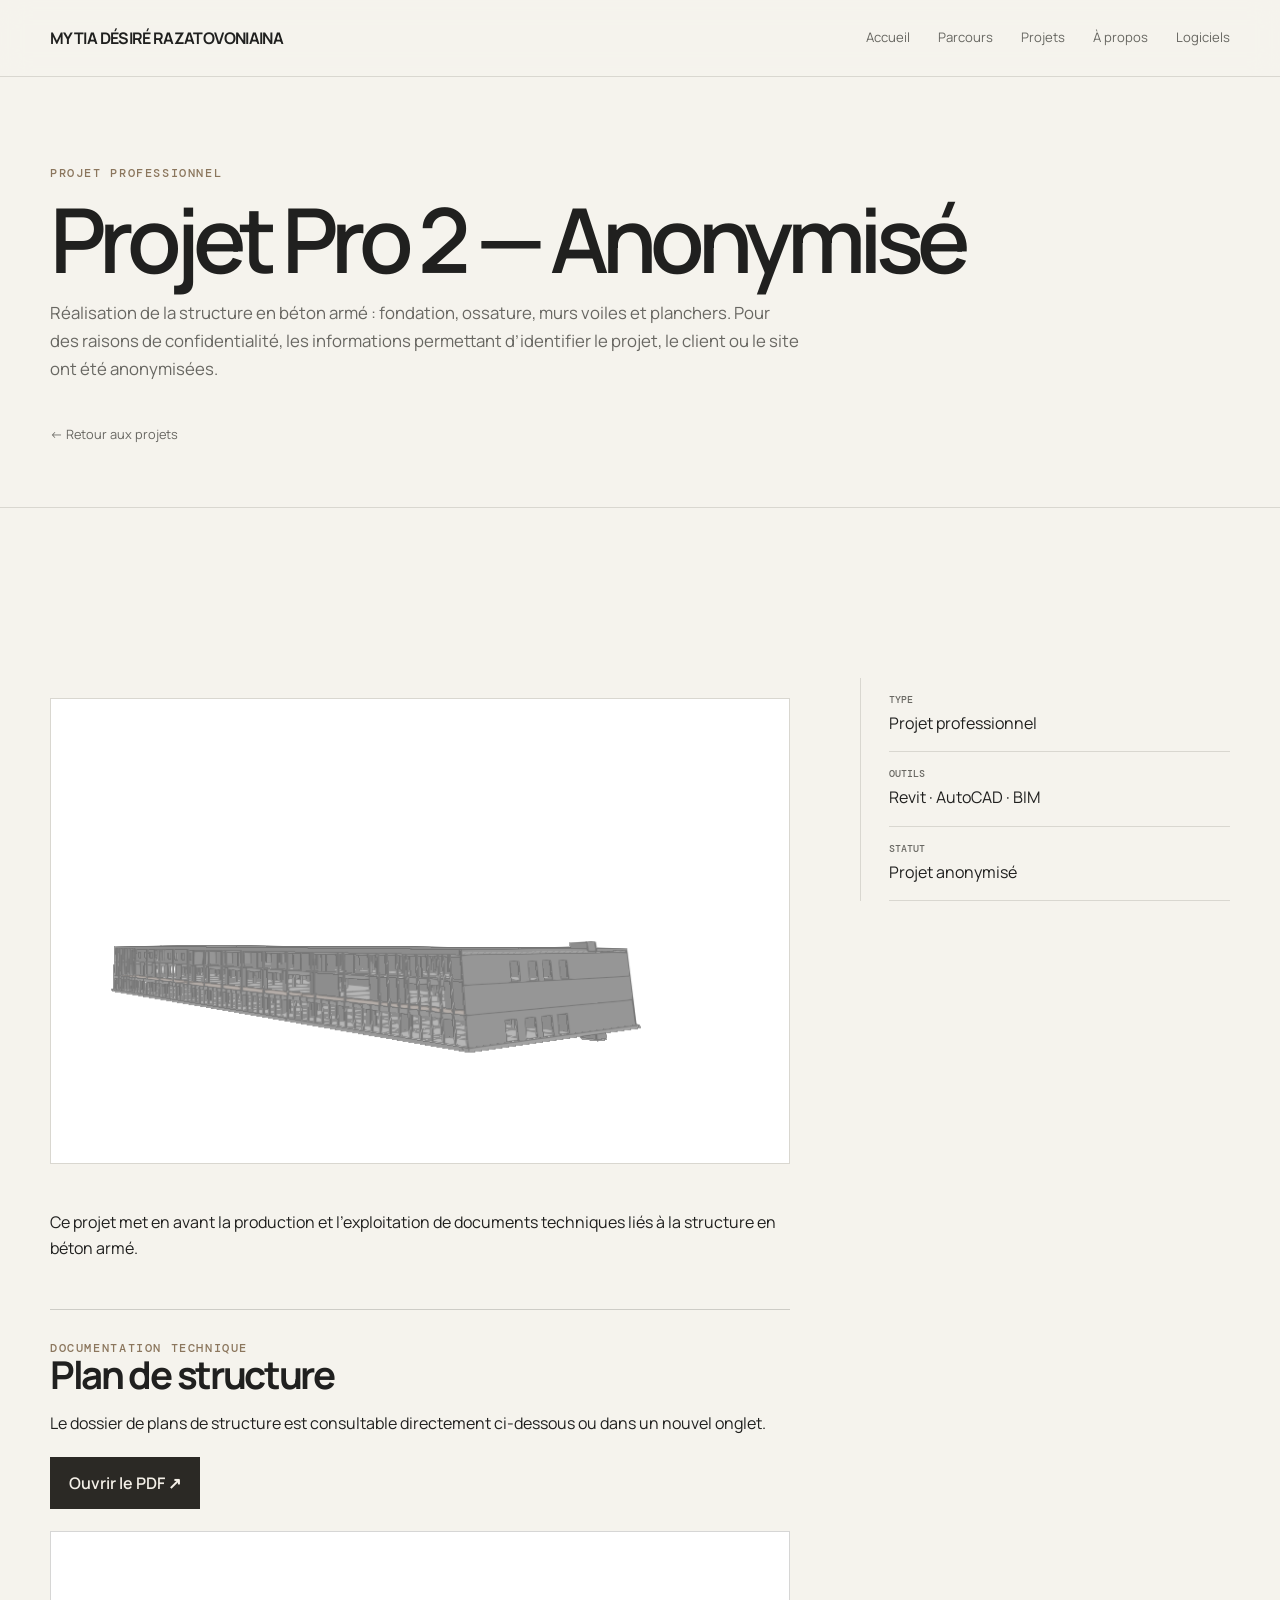
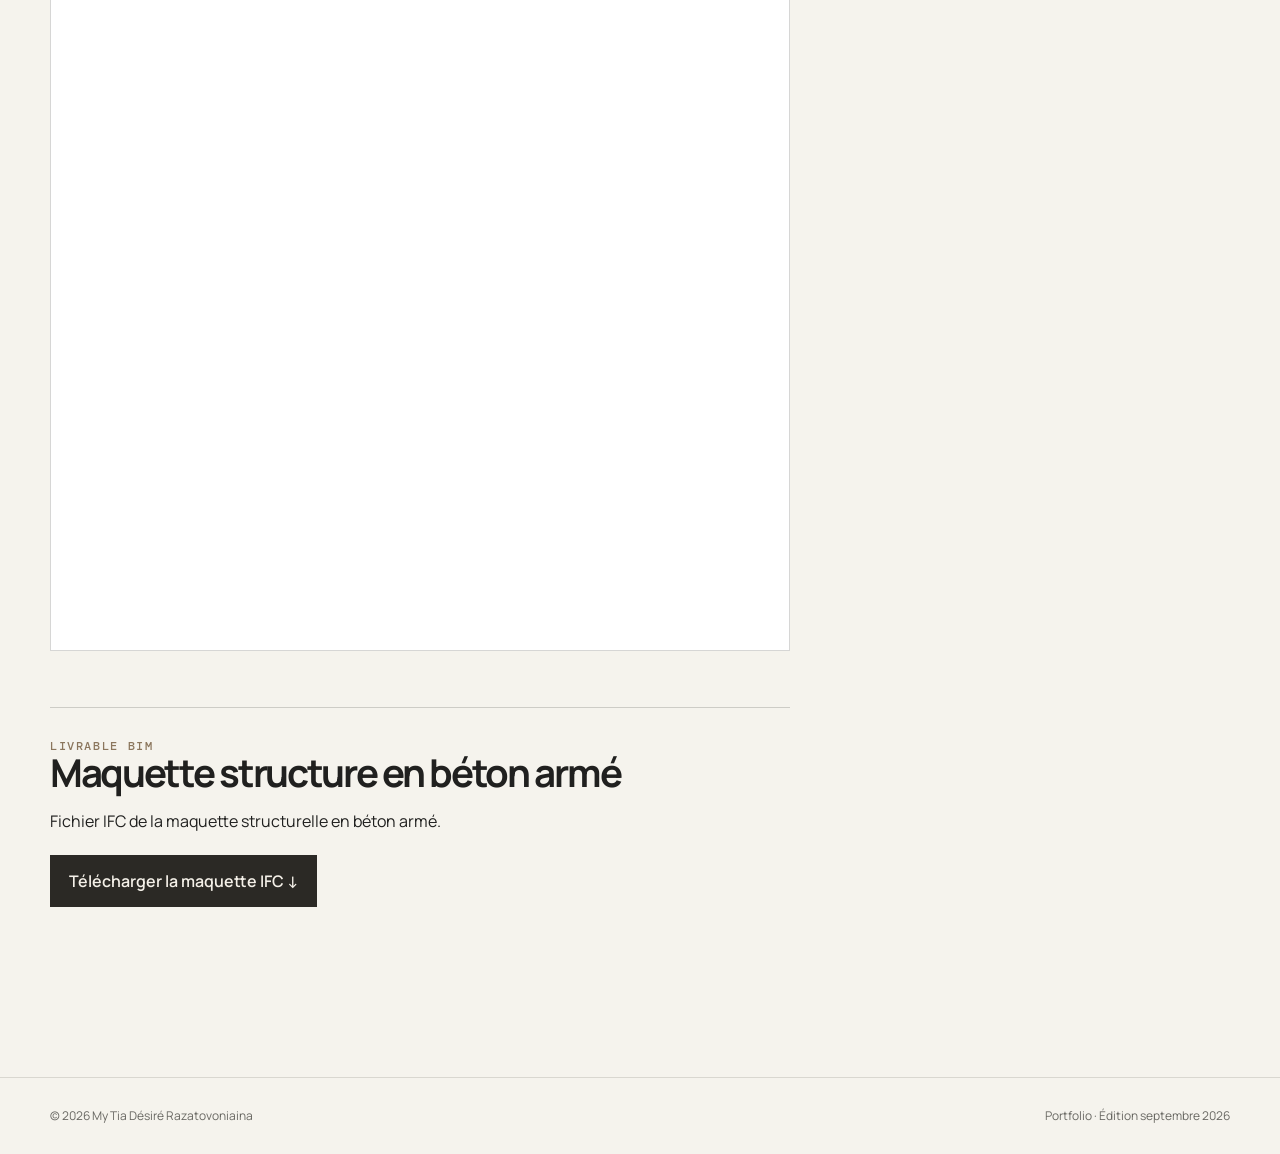
<file: pro2.html>
<!doctype html>
<html lang="fr">

<head>
  <!-- Google tag (gtag.js) -->
  <script async src="https://www.googletagmanager.com/gtag/js?id=G-7GR5L0JEDW"></script>
  <script>
    window.dataLayer = window.dataLayer || [];
    function gtag(){dataLayer.push(arguments);}
    gtag('js', new Date());

    gtag('config', 'G-7GR5L0JEDW');
  </script>

  <meta charset="utf-8">
  <meta name="viewport" content="width=device-width,initial-scale=1">
  <meta name="description" content="Portfolio de My Tia Désiré Razatovoniaina — Dessinateur-Projeteur en Génie Civil, AutoCAD, Revit et BIM.">

  <title>Projet Pro 2 — Anonymisé — My Tia Désiré Razatovoniaina</title>

  <link rel="stylesheet" href="style.css">
</head>

<body>

  <nav>
    <div class="container nav-inner">
      <a class="brand" href="index.html">MY TIA DÉSIRÉ RAZATOVONIAINA</a>

      <div class="nav-links">
        <a href="index.html">Accueil</a>
        <a href="parcours.html">Parcours</a>
        <a href="projets.html">Projets</a>
        <a href="apropos.html">À propos</a>
        <a href="logiciels.html">Logiciels</a>
      </div>
    </div>
  </nav>


  <section class="detail-hero">
    <div class="container">
      <div class="kicker">Projet professionnel</div>

      <h1>Projet Pro 2 — Anonymisé</h1>

      <p>
        Réalisation de la structure en béton armé : fondation, ossature,
        murs voiles et planchers. Pour des raisons de confidentialité,
        les informations permettant d’identifier le projet, le client
        ou le site ont été anonymisées.
      </p>

      <a class="back" href="projets.html">← Retour aux projets</a>
    </div>
  </section>


  <section class="section">
    <div class="container detail-grid">

      <main class="detail-main">

        <img
          src="assets/Screenshot_2026-09-23_093949.png"
          alt="Vue de modèle"
        >

        <p>
          Ce projet met en avant la production et l’exploitation de
          documents techniques liés à la structure en béton armé.
        </p>


        <!-- PLAN DE STRUCTURE -->

        <div class="resource-block">

          <div class="kicker">Documentation technique</div>

          <h2>Plan de structure</h2>

          <p>
            Le dossier de plans de structure est consultable directement
            ci-dessous ou dans un nouvel onglet.
          </p>

          <div class="resource-actions">
            <a
              class="resource-btn primary"
              href="assets/projet-2/Plan-de-structure.pdf"
              target="_blank"
              rel="noopener"
              onclick="gtag('event', 'view_structure_pdf', {
                'event_category': 'document',
                'event_label': 'Plan de structure PDF'
              });"
            >
              Ouvrir le PDF ↗
            </a>
          </div>

          <iframe
            class="pdf-frame"
            src="assets/projet-2/Plan-de-structure.pdf"
            title="Plan de structure"
          ></iframe>

        </div>


        <!-- MAQUETTE STRUCTURE BA -->

        <div class="resource-block">

          <div class="kicker">Livrable BIM</div>

          <h2>Maquette structure en béton armé</h2>

          <p>
            Fichier IFC de la maquette structurelle en béton armé.
          </p>

          <div class="resource-actions">
            <a
              class="resource-btn primary"
              href="assets/projet-2/Maquette-structure-BA.ifc"
              onclick="gtag('event', 'download_ifc_ba', {
                'event_category': 'bim_deliverable',
                'event_label': 'Maquette IFC Structure BA'
              });"
            >
              Télécharger la maquette IFC ↓
            </a>
          </div>

        </div>

      </main>


      <aside class="detail-side">

        <div>
          <small>Type</small>
          Projet professionnel
        </div>

        <div>
          <small>Outils</small>
          Revit · AutoCAD · BIM
        </div>

        <div>
          <small>Statut</small>
          Projet anonymisé
        </div>

      </aside>

    </div>
  </section>


  <footer class="container">
    <span>© 2026 My Tia Désiré Razatovoniaina</span>
    <span>Portfolio · Édition septembre 2026</span>
  </footer>


  <script src="motion.js"></script>

</body>
</html>
</file>
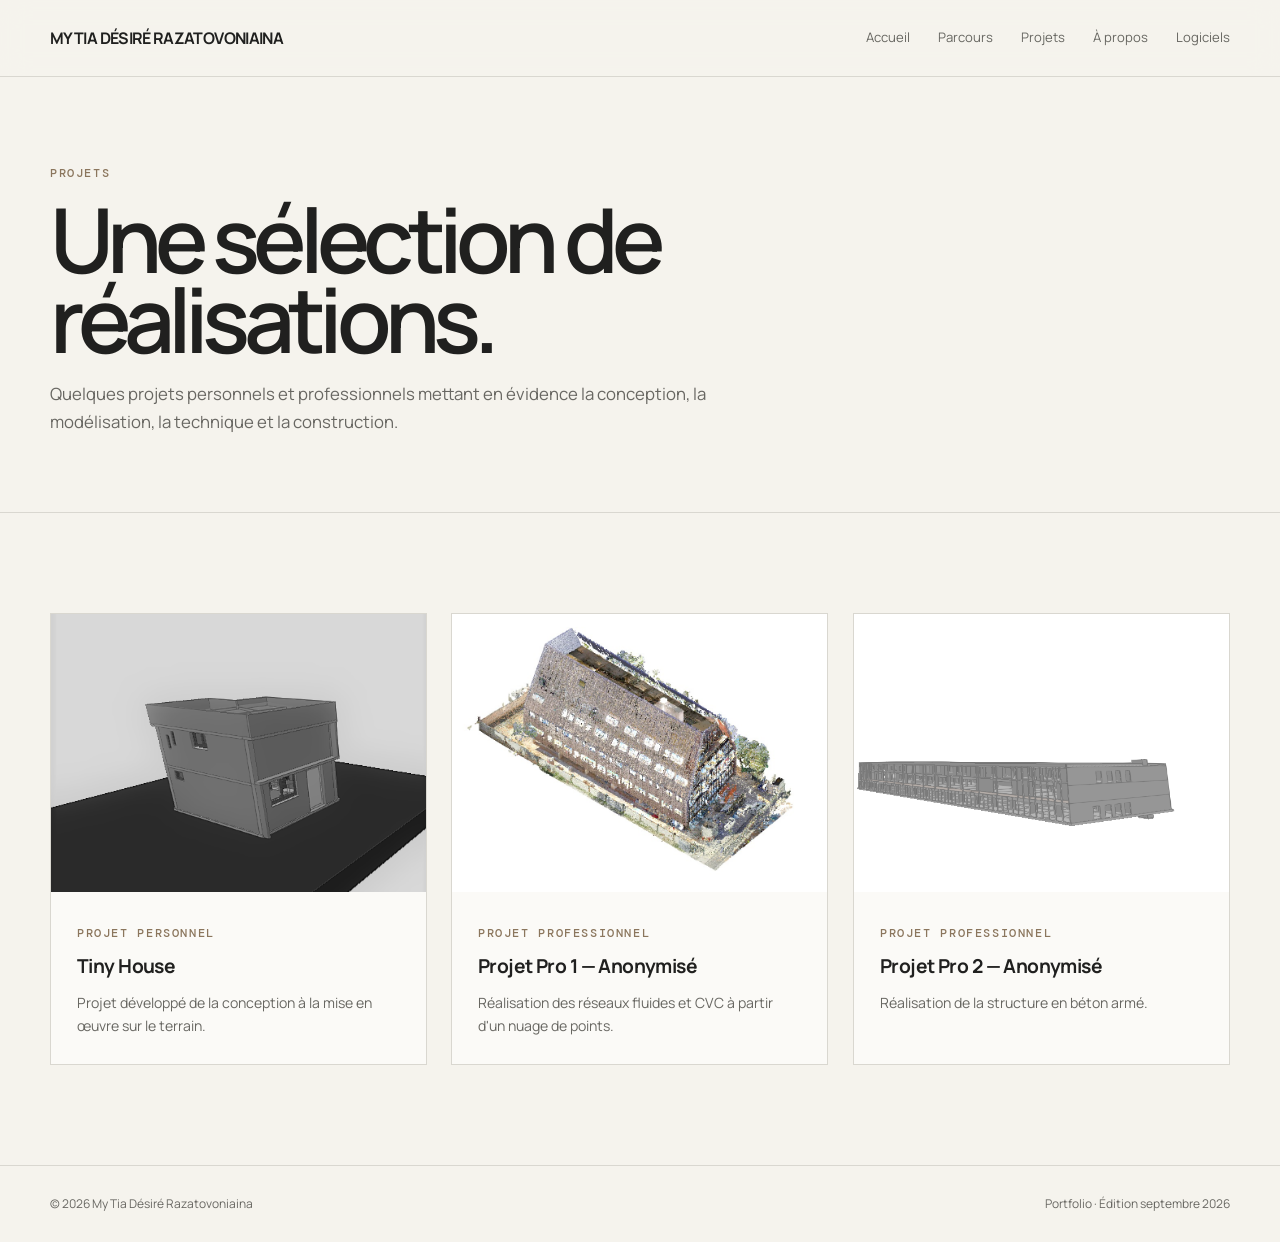
<file: projets.html>
<!doctype html><html lang="fr"><head><!-- Google tag (gtag.js) -->
<script async src="https://www.googletagmanager.com/gtag/js?id=G-7GR5L0JEDW"></script>
<script>
  window.dataLayer = window.dataLayer || [];
  function gtag(){dataLayer.push(arguments);}
  gtag('js', new Date());

  gtag('config', 'G-7GR5L0JEDW');
</script><meta charset="utf-8"><meta name="viewport" content="width=device-width,initial-scale=1"><meta name="description" content="Portfolio de My Tia Désiré Razatovoniaina — Dessinateur-Projeteur en Génie Civil, AutoCAD, Revit et BIM."><title>Projets — My Tia Désiré Razatovoniaina</title><link rel="stylesheet" href="style.css"></head><body>
<nav><div class="container nav-inner">
<a class="brand" href="index.html">MY TIA DÉSIRÉ RAZATOVONIAINA</a>
<div class="nav-links">
<a href="index.html">Accueil</a><a href="parcours.html">Parcours</a><a href="projets.html">Projets</a><a href="apropos.html">À propos</a><a href="logiciels.html">Logiciels</a>
</div></div></nav>
<section class="detail-hero"><div class="container"><div class="kicker">Projets</div><h1>Une sélection de réalisations.</h1><p>Quelques projets personnels et professionnels mettant en évidence la conception, la modélisation, la technique et la construction.</p></div></section>
<section class="section"><div class="container"><div class="projects">
<a class="project-card" href="tiny-house.html"><div class="project-image"><img src="assets/Screenshot_2026-09-23_083525_.png" alt="Tiny House"></div><div class="project-body"><span class="kicker">Projet personnel</span><h3>Tiny House</h3><p>Projet développé de la conception à la mise en œuvre sur le terrain.</p></div></a>
<a class="project-card" href="pro1.html"><div class="project-image"><img src="assets/WhatsApp_Image_2026-09-22_at_6.00.35_PM.jpeg" alt="Nuage de points"></div><div class="project-body"><span class="kicker">Projet professionnel</span><h3>Projet Pro 1 — Anonymisé</h3><p>Réalisation des réseaux fluides et CVC à partir d'un nuage de points.</p></div></a>
<a class="project-card" href="pro2.html"><div class="project-image"><img src="assets/Screenshot_2026-09-23_093949.png" alt="Structure béton armé"></div><div class="project-body"><span class="kicker">Projet professionnel</span><h3>Projet Pro 2 — Anonymisé</h3><p>Réalisation de la structure en béton armé.</p></div></a>
</div></div></section>
<footer class="container"><span>© 2026 My Tia Désiré Razatovoniaina</span><span>Portfolio · Édition septembre 2026</span></footer>  <script src="motion.js"></script>
</body></html>
</file>
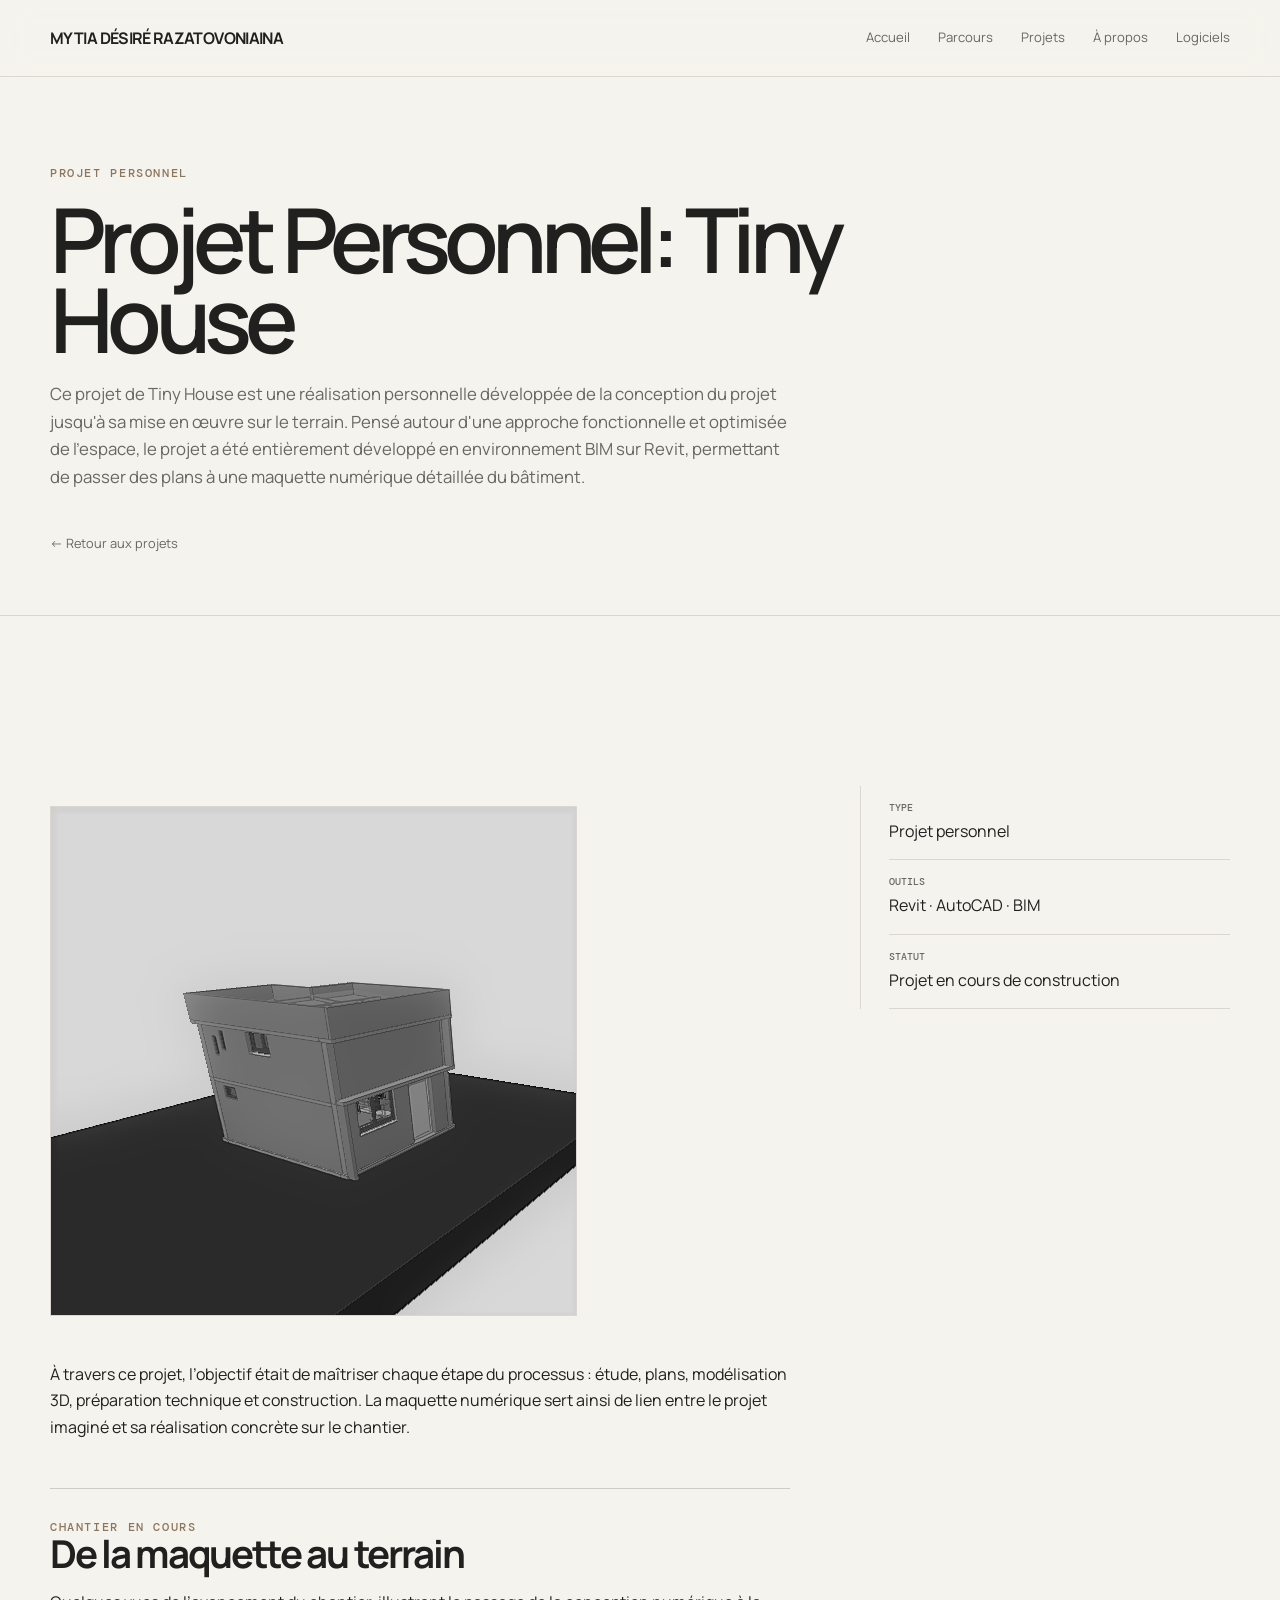
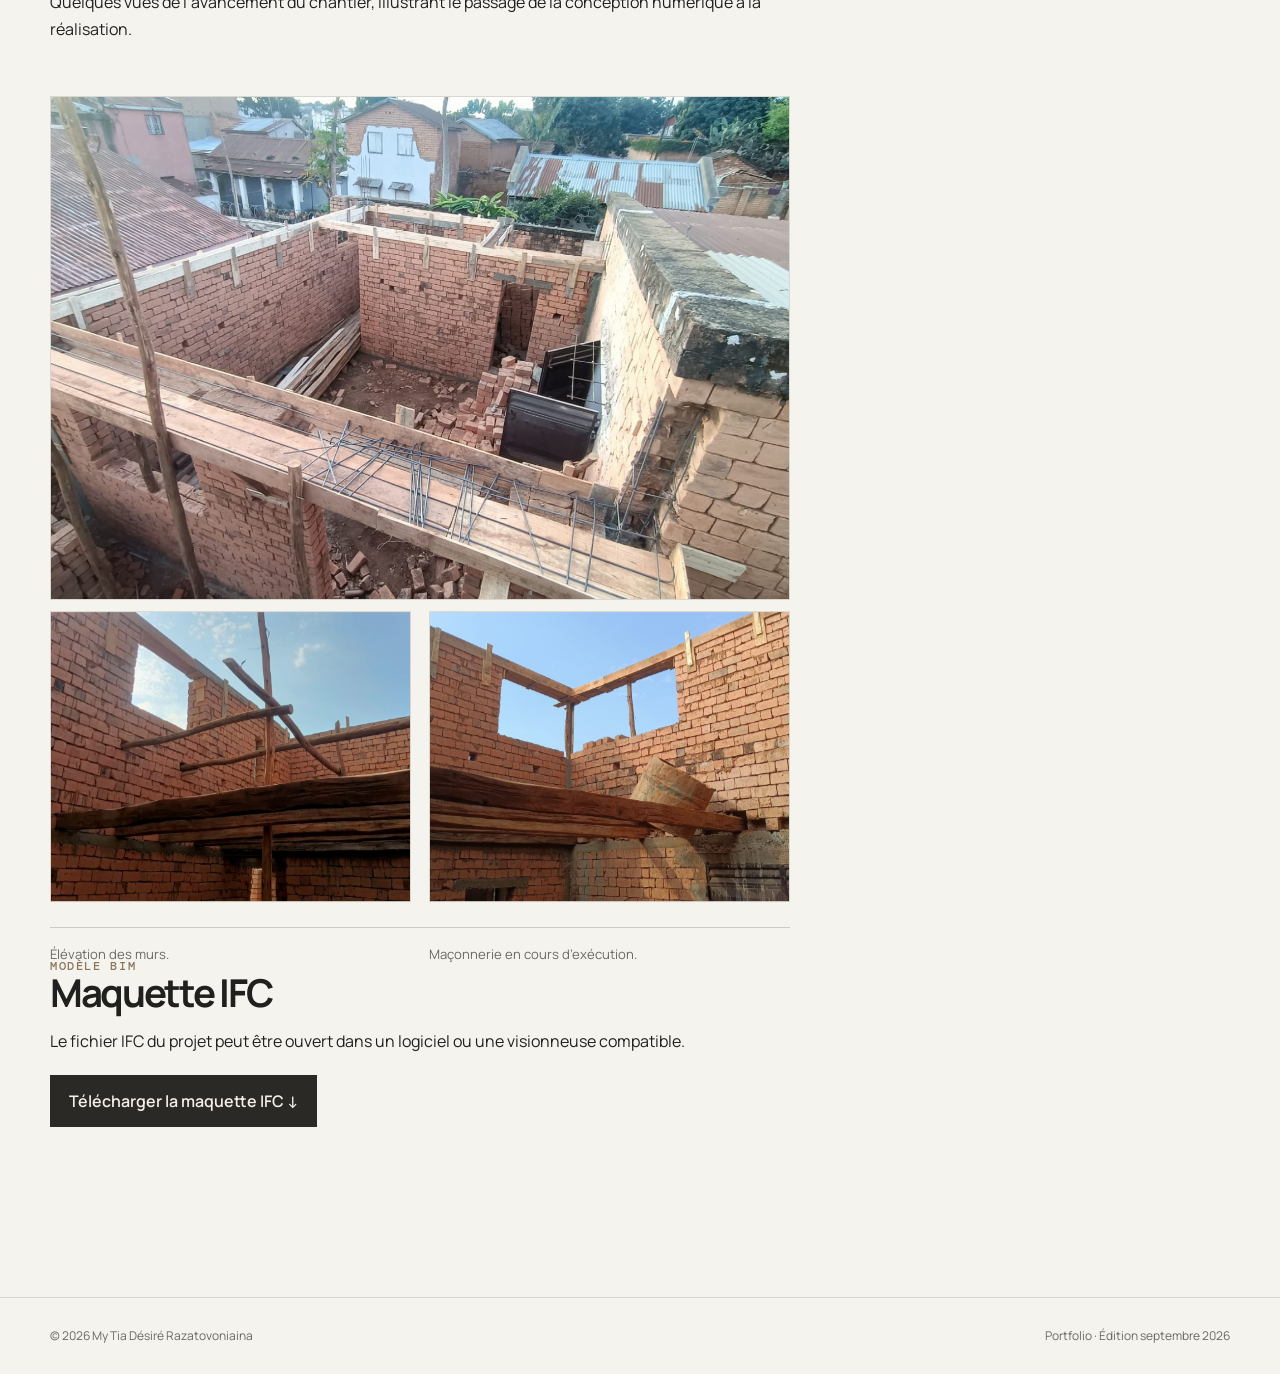
<file: tiny-house.html>
<!doctype html><html lang="fr"><head><!-- Google tag (gtag.js) -->
<script async src="https://www.googletagmanager.com/gtag/js?id=G-7GR5L0JEDW"></script>
<script>
  window.dataLayer = window.dataLayer || [];
  function gtag(){dataLayer.push(arguments);}
  gtag('js', new Date());

  gtag('config', 'G-7GR5L0JEDW');
</script><meta charset="utf-8"><meta name="viewport" content="width=device-width,initial-scale=1"><meta name="description" content="Portfolio de My Tia Désiré Razatovoniaina — Dessinateur-Projeteur en Génie Civil, AutoCAD, Revit et BIM."><title>Projet Personnel: Tiny House — My Tia Désiré Razatovoniaina</title><link rel="stylesheet" href="style.css"></head><body>
<nav><div class="container nav-inner">
<a class="brand" href="index.html">MY TIA DÉSIRÉ RAZATOVONIAINA</a>
<div class="nav-links">
<a href="index.html">Accueil</a><a href="parcours.html">Parcours</a><a href="projets.html">Projets</a><a href="apropos.html">À propos</a><a href="logiciels.html">Logiciels</a>
</div></div></nav>
<section class="detail-hero"><div class="container"><div class="kicker">Projet personnel</div><h1>Projet Personnel: Tiny House</h1><p>Ce projet de Tiny House est une réalisation personnelle développée de la conception du projet jusqu'à sa mise en œuvre sur le terrain. Pensé autour d'une approche fonctionnelle et optimisée de l'espace, le projet a été entièrement développé en environnement BIM sur Revit, permettant de passer des plans à une maquette numérique détaillée du bâtiment.</p><a class="back" href="projets.html">← Retour aux projets</a></div></section>
<section class="section"><div class="container detail-grid"><main class="detail-main"><img src="assets/Screenshot_2026-09-23_083525_.png" alt="Modèle 3D de la Tiny House"><p>À travers ce projet, l’objectif était de maîtriser chaque étape du processus : étude, plans, modélisation 3D, préparation technique et construction. La maquette numérique sert ainsi de lien entre le projet imaginé et sa réalisation concrète sur le chantier.</p>
<div class="resource-block">
  <div class="kicker">Chantier en cours</div><h2>De la maquette au terrain</h2>
  <p>Quelques vues de l’avancement du chantier, illustrant le passage de la conception numérique à la réalisation.</p>
  <div class="project-gallery">
    <figure><img src="assets/tiny-house/chantier-01.jpeg" alt="Vue générale du chantier de la Tiny House"><figcaption>Vue générale du chantier.</figcaption></figure>
    <figure><img src="assets/tiny-house/chantier-02.jpeg" alt="Élévation des murs de la Tiny House"><figcaption>Élévation des murs.</figcaption></figure>
    <figure><img src="assets/tiny-house/chantier-03.jpeg" alt="Maçonnerie en cours sur la Tiny House"><figcaption>Maçonnerie en cours d’exécution.</figcaption></figure>
  </div>
</div>
<div class="resource-block">
  <div class="kicker">Modèle BIM</div><h2>Maquette IFC</h2>
  <p>Le fichier IFC du projet peut être ouvert dans un logiciel ou une visionneuse compatible.</p>
  <div class="resource-actions"><a class="resource-btn primary" href="assets/tiny-house/Tiny-House.ifc">Télécharger la maquette IFC ↓</a></div>
</div>

</main>
<aside class="detail-side"><div><small>Type</small>Projet personnel</div><div><small>Outils</small>Revit · AutoCAD · BIM</div><div><small>Statut</small>Projet en cours de construction</div></aside></div></section>
<footer class="container"><span>© 2026 My Tia Désiré Razatovoniaina</span><span>Portfolio · Édition septembre 2026</span></footer>  <script src="motion.js"></script>
</body></html>
</file>
<file: style.css>
@import url('https://fonts.googleapis.com/css2?family=DM+Mono:wght@400;500&family=Manrope:wght@400;500;600;700&display=swap');

:root{
  --ink:#20201f;
  --muted:#686762;
  --line:#d9d7d0;
  --paper:#f5f3ed;
  --white:#fbfaf7;
  --accent:#8b765d;
  --dark:#20201f;
  --max:1180px;
}
*{box-sizing:border-box}
html{scroll-behavior:smooth}
body{margin:0;background:var(--paper);color:var(--ink);font-family:Manrope,Arial,sans-serif;line-height:1.65}
a{color:inherit}
img{max-width:100%;display:block}
.container{width:min(var(--max),calc(100% - 48px));margin:auto}
nav{position:sticky;top:0;z-index:10;background:rgba(245,243,237,.92);backdrop-filter:blur(14px);border-bottom:1px solid var(--line)}
.nav-inner{height:76px;display:flex;align-items:center;justify-content:space-between}
.brand{font-weight:700;letter-spacing:-.04em;text-decoration:none}
.nav-links{display:flex;gap:28px;font-size:.82rem}
.nav-links a{text-decoration:none;color:var(--muted)}
.nav-links a:hover{color:var(--ink)}
.kicker{font:500 .72rem/1.2 'DM Mono',monospace;text-transform:uppercase;letter-spacing:.14em;color:var(--accent)}
.hero{padding:120px 0 90px;border-bottom:1px solid var(--line)}
.hero-grid{display:grid;grid-template-columns:1.3fr .7fr;gap:80px;align-items:end}
h1{font-size:clamp(3.6rem,8vw,7.6rem);line-height:.9;letter-spacing:-.075em;margin:18px 0 32px;font-weight:600}
.hero p{font-size:1.08rem;max-width:700px;color:var(--muted);margin:0}
.hero-side{border-left:1px solid var(--line);padding-left:28px}
.hero-side strong{display:block;font-size:1.05rem;margin-bottom:8px}
.hero-side span{color:var(--muted);font-size:.9rem}
.section{padding:100px 0;border-bottom:1px solid var(--line)}
.section-head{display:flex;justify-content:space-between;gap:40px;align-items:end;margin-bottom:48px}
.section h2{font-size:clamp(2rem,4vw,4rem);letter-spacing:-.06em;line-height:1;margin:0}
.section-intro{max-width:560px;color:var(--muted);margin:0}
.services{display:grid;grid-template-columns:repeat(3,1fr);gap:1px;background:var(--line);border:1px solid var(--line)}
.service{background:var(--paper);padding:34px}
.number{font:500 .72rem 'DM Mono',monospace;color:var(--accent)}
.service h3{font-size:1.35rem;letter-spacing:-.03em;margin:28px 0 12px}
.service p{color:var(--muted);font-size:.92rem}
.service ul{padding-left:18px;color:var(--muted);font-size:.9rem}
.projects{display:grid;grid-template-columns:repeat(12,1fr);gap:24px}
.project-card{grid-column:span 4;background:var(--white);border:1px solid var(--line);text-decoration:none;overflow:hidden;transition:transform .25s ease,box-shadow .25s ease}
.project-card:hover{transform:translateY(-5px);box-shadow:0 16px 40px rgba(32,32,31,.08)}
.project-image{aspect-ratio:1.35;background:#ddd;overflow:hidden}
.project-image img{width:100%;height:100%;object-fit:cover}
.project-body{padding:26px}
.project-body h3{margin:7px 0 8px;font-size:1.2rem;letter-spacing:-.03em}
.project-body p{margin:0;color:var(--muted);font-size:.88rem}
.timeline{position:relative;margin-top:40px}
.timeline-item{display:grid;grid-template-columns:170px 1fr;gap:50px;padding:38px 0;border-top:1px solid var(--line)}
.timeline-item:last-child{border-bottom:1px solid var(--line)}
.year{font:500 .72rem 'DM Mono',monospace;color:var(--accent);text-transform:uppercase}
.timeline h3{margin:0 0 7px;font-size:1.35rem;letter-spacing:-.03em}
.timeline .meta{color:var(--muted);font-size:.86rem;margin-bottom:18px}
.timeline p{color:var(--muted);max-width:800px}
.about-grid{display:grid;grid-template-columns:1fr 1fr;gap:80px}
.about-grid h3{font-size:1.4rem;letter-spacing:-.03em}
.about-grid p{color:var(--muted)}
.principles{display:grid;grid-template-columns:repeat(3,1fr);gap:20px;margin-top:36px}
.principle{padding-top:18px;border-top:1px solid var(--line)}
.principle strong{display:block;margin-bottom:8px}
.principle span{color:var(--muted);font-size:.88rem}
.software{display:grid;grid-template-columns:repeat(4,1fr);gap:14px}
.tool{background:var(--white);border:1px solid var(--line);padding:22px;min-height:130px;display:flex;flex-direction:column;justify-content:space-between}
.tool img{height:45px;width:100%;object-fit:contain;object-position:left center}
.tool span{font-size:.78rem;color:var(--muted)}
.cta{background:var(--dark);color:var(--white);padding:90px 0}
.cta h2{font-size:clamp(2.4rem,5vw,5rem);letter-spacing:-.065em;line-height:.95;margin:15px 0 25px}
.cta p{color:#bdbab3;max-width:600px}
.contact-links{display:flex;gap:14px;flex-wrap:wrap;margin-top:30px}
.contact-links a{border:1px solid #55534f;padding:12px 18px;text-decoration:none;font-size:.85rem}
footer{padding:28px 0;color:var(--muted);font-size:.75rem;display:flex;justify-content:space-between}
.detail-hero{padding:90px 0 60px;border-bottom:1px solid var(--line)}
.detail-hero h1{font-size:clamp(3rem,7vw,6.5rem);max-width:950px;margin-bottom:20px}
.detail-hero p{max-width:750px;color:var(--muted);font-size:1.05rem}
.detail-grid{display:grid;grid-template-columns:2fr 1fr;gap:70px;padding:70px 0}
.detail-main img{margin:20px 0 45px;border:1px solid var(--line)}
.detail-side{border-left:1px solid var(--line);padding-left:28px;height:max-content}
.detail-side div{padding:15px 0;border-bottom:1px solid var(--line)}
.detail-side small{display:block;color:var(--muted);font:500 .65rem 'DM Mono',monospace;text-transform:uppercase;margin-bottom:4px}
.back{display:inline-block;margin-top:25px;text-decoration:none;font-size:.8rem;color:var(--muted)}
@media(max-width:800px){
  .container{width:min(var(--max),calc(100% - 30px))}
  .nav-inner{height:66px}.nav-links{gap:14px;font-size:.7rem}.brand{font-size:.9rem}
  .hero{padding:80px 0}.hero-grid,.about-grid,.detail-grid{grid-template-columns:1fr;gap:40px}
  .hero-side{border-left:0;border-top:1px solid var(--line);padding:22px 0 0}
  .services{grid-template-columns:1fr}.projects{grid-template-columns:1fr}.project-card{grid-column:span 1}
  .timeline-item{grid-template-columns:1fr;gap:8px}.principles{grid-template-columns:1fr}.software{grid-template-columns:repeat(2,1fr)}
  .section{padding:70px 0}.section-head{display:block}.section-intro{margin-top:20px}
  footer{display:block}.detail-side{border-left:0;border-top:1px solid var(--line);padding:25px 0 0}
}


/* Portfolio resources: CV, project galleries, PDFs and IFC files */
.resource-block{margin-top:48px;padding-top:32px;border-top:1px solid rgba(31,30,27,.18)}
.resource-block h2{margin:0 0 12px;font-size:clamp(1.6rem,3vw,2.4rem)}
.resource-block p{max-width:720px}
.resource-actions{display:flex;gap:12px;flex-wrap:wrap;margin-top:20px}
.resource-btn{display:inline-flex;align-items:center;gap:8px;padding:12px 18px;border:1px solid #2b2925;text-decoration:none;color:inherit;font-weight:600}
.resource-btn.primary{background:#2b2925;color:#f4f0e8}
.project-gallery{display:grid;grid-template-columns:repeat(2,minmax(0,1fr));gap:18px;margin-top:24px}
.project-gallery figure{margin:0}
.project-gallery figure:first-child{grid-column:1/-1}
.project-gallery img{width:100%;height:100%;max-height:560px;object-fit:cover;display:block}
.project-gallery figcaption{font-size:.82rem;opacity:.65;margin-top:8px}
.pdf-frame{width:100%;height:720px;border:1px solid rgba(31,30,27,.18);margin-top:22px;background:#fff}
.cv-callout{margin-top:72px;padding:34px;border:1px solid rgba(31,30,27,.18);display:grid;grid-template-columns:1fr auto;gap:28px;align-items:center}
.cv-callout h2{margin:4px 0 8px}
.cv-callout p{margin:0;max-width:680px}
@media(max-width:760px){.project-gallery{grid-template-columns:1fr}.project-gallery figure:first-child{grid-column:auto}.pdf-frame{height:520px}.cv-callout{grid-template-columns:1fr}}


/* ===== Portfolio motion layer ===== */
:root {
  --motion-accent: #8b6f58;
  --motion-ink: #282522;
  --motion-soft: rgba(139, 111, 88, .18);
}

/* Elements are only hidden after JS confirms motion is active. */
.motion-ready .reveal-on-scroll {
  opacity: 0;
  transform: translate3d(0, 28px, 0);
  transition:
    opacity .72s cubic-bezier(.2,.7,.2,1),
    transform .72s cubic-bezier(.2,.7,.2,1);
  transition-delay: var(--reveal-delay, 0ms);
  will-change: opacity, transform;
}
.motion-ready .reveal-on-scroll.reveal-left {
  transform: translate3d(-34px, 0, 0);
}
.motion-ready .reveal-on-scroll.reveal-right {
  transform: translate3d(34px, 0, 0);
}
.motion-ready .reveal-on-scroll.is-visible {
  opacity: 1;
  transform: translate3d(0,0,0);
}

/* Hero entrance */
.motion-ready .hero-motion {
  opacity: 0;
  transform: translate3d(0, 20px, 0);
  animation: heroEnter .8s cubic-bezier(.2,.7,.2,1) forwards;
  animation-delay: var(--hero-delay, 80ms);
}
@keyframes heroEnter {
  to { opacity: 1; transform: translate3d(0,0,0); }
}

/* Tactile cards / images / resource buttons */
.motion-hover {
  transition: transform .32s cubic-bezier(.2,.7,.2,1), box-shadow .32s ease;
}
@media (hover:hover) and (pointer:fine) {
  .motion-hover:hover {
    transform: translateY(-5px);
  }
  .motion-image {
    overflow: hidden;
  }
  .motion-image img,
  img.motion-image {
    transition: transform .65s cubic-bezier(.2,.7,.2,1);
  }
  .motion-image:hover img,
  img.motion-image:hover {
    transform: scale(1.025);
  }
}

/* Custom cursor — desktop only */
.motion-cursor-dot,
.motion-cursor-ring {
  position: fixed;
  left: 0;
  top: 0;
  pointer-events: none;
  z-index: 99999;
  border-radius: 999px;
  opacity: 0;
  transform: translate(-50%, -50%);
}
.motion-cursor-dot {
  width: 7px;
  height: 7px;
  background: var(--motion-ink);
}
.motion-cursor-ring {
  width: 34px;
  height: 34px;
  border: 1px solid var(--motion-accent);
  background: var(--motion-soft);
  transition: width .2s ease, height .2s ease, background .2s ease, border-color .2s ease;
}
.cursor-active .motion-cursor-dot,
.cursor-active .motion-cursor-ring { opacity: 1; }
.cursor-link .motion-cursor-ring {
  width: 50px;
  height: 50px;
  background: rgba(139,111,88,.10);
}
@media (hover:hover) and (pointer:fine) {
  body.custom-cursor,
  body.custom-cursor a,
  body.custom-cursor button { cursor: none; }
}

/* Very light image drift, driven by JS */
.motion-parallax {
  transform: translate3d(0, var(--parallax-y, 0px), 0);
  will-change: transform;
}

@media (prefers-reduced-motion: reduce) {
  .motion-ready .reveal-on-scroll,
  .motion-ready .hero-motion,
  .motion-hover,
  .motion-image,
  .motion-parallax {
    opacity: 1 !important;
    transform: none !important;
    animation: none !important;
    transition: none !important;
  }
  .motion-cursor-dot, .motion-cursor-ring { display: none !important; }
}
</file>
